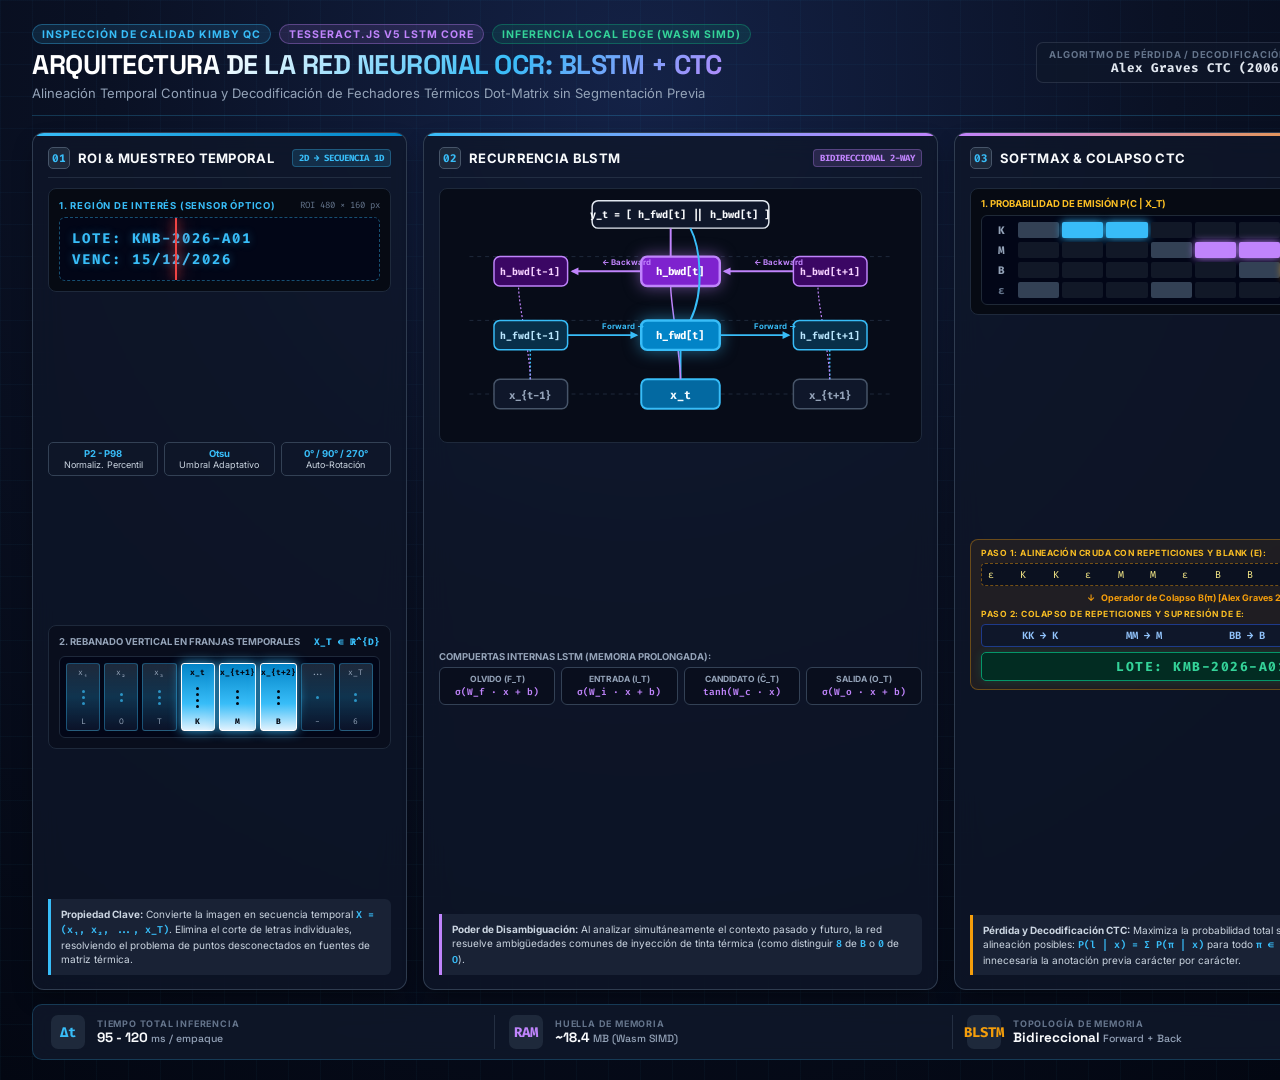
<file: arquitectura_blstm_ctc.html>
<!DOCTYPE html>
<html lang="es">
<head>
  <meta charset="UTF-8">
  <meta name="viewport" content="width=1920, height=1080, initial-scale=1.0">
  <title>Arquitectura de Red Neuronal BLSTM + CTC - Kimby QC</title>
  <link rel="preconnect" href="https://fonts.googleapis.com">
  <link rel="preconnect" href="https://fonts.gstatic.com" crossorigin>
  <link href="https://fonts.googleapis.com/css2?family=Fira+Code:wght@400;500;600;700&family=Inter:wght@300;400;500;600;700;800;900&family=Space+Grotesk:wght@500;600;700;800&display=swap" rel="stylesheet">
  <style>
    * {
      box-sizing: border-box;
      margin: 0;
      padding: 0;
    }

    body {
      width: 1920px;
      height: 1080px;
      overflow: hidden;
      background: radial-gradient(circle at 50% 8%, #142247 0%, #0a1124 45%, #030712 100%);
      font-family: 'Inter', -apple-system, BlinkMacSystemFont, 'Segoe UI', Roboto, sans-serif;
      color: #f1f5f9;
      position: relative;
      display: flex;
      flex-direction: column;
      padding: 24px 32px 20px 32px;
    }

    /* Ambient Tech Grid Overlay */
    body::before {
      content: "";
      position: absolute;
      top: 0;
      left: 0;
      width: 100%;
      height: 100%;
      background-image: 
        linear-gradient(rgba(56, 189, 248, 0.035) 1px, transparent 1px),
        linear-gradient(90deg, rgba(56, 189, 248, 0.035) 1px, transparent 1px);
      background-size: 32px 32px;
      pointer-events: none;
      z-index: 0;
    }

    /* Header Styling */
    header {
      position: relative;
      z-index: 2;
      display: flex;
      justify-content: space-between;
      align-items: center;
      border-bottom: 1px solid rgba(56, 189, 248, 0.22);
      padding-bottom: 14px;
      margin-bottom: 16px;
    }

    .header-left {
      display: flex;
      flex-direction: column;
      gap: 3px;
    }

    .badge-pill-row {
      display: flex;
      align-items: center;
      gap: 8px;
    }

    .badge-pill {
      font-size: 10.5px;
      font-weight: 700;
      text-transform: uppercase;
      letter-spacing: 1px;
      padding: 2.5px 9px;
      border-radius: 9999px;
      background: rgba(56, 189, 248, 0.12);
      color: #38bdf8;
      border: 1px solid rgba(56, 189, 248, 0.35);
    }

    .badge-pill.purple {
      background: rgba(192, 132, 252, 0.12);
      color: #c084fc;
      border-color: rgba(192, 132, 252, 0.35);
    }

    .badge-pill.green {
      background: rgba(16, 185, 129, 0.12);
      color: #34d399;
      border-color: rgba(16, 185, 129, 0.35);
    }

    h1 {
      font-family: 'Space Grotesk', sans-serif;
      font-size: 27px;
      font-weight: 800;
      letter-spacing: -0.5px;
      background: linear-gradient(135deg, #ffffff 25%, #38bdf8 65%, #c084fc 100%);
      -webkit-background-clip: text;
      -webkit-text-fill-color: transparent;
    }

    .subtitle {
      font-size: 13px;
      color: #94a3b8;
      font-weight: 400;
    }

    .header-right {
      display: flex;
      align-items: center;
      gap: 12px;
    }

    .meta-box {
      background: rgba(15, 23, 42, 0.7);
      border: 1px solid rgba(148, 163, 184, 0.18);
      padding: 6px 12px;
      border-radius: 7px;
      text-align: right;
    }

    .meta-box-label {
      font-size: 9.5px;
      color: #64748b;
      text-transform: uppercase;
      font-weight: 700;
      letter-spacing: 0.8px;
    }

    .meta-box-val {
      font-size: 12.5px;
      font-weight: 700;
      color: #e2e8f0;
      font-family: 'Fira Code', monospace;
    }

    /* Main Pipeline Container */
    .pipeline-container {
      position: relative;
      z-index: 2;
      display: grid;
      grid-template-columns: 375px 515px 495px 435px;
      gap: 16px;
      flex: 1;
      height: calc(100% - 150px);
    }

    .stage-card {
      background: rgba(15, 23, 42, 0.76);
      backdrop-filter: blur(14px);
      border: 1px solid rgba(51, 65, 85, 0.9);
      border-radius: 12px;
      display: flex;
      flex-direction: column;
      padding: 14px 15px;
      position: relative;
      overflow: hidden;
      box-shadow: 0 10px 24px -6px rgba(0, 0, 0, 0.45);
    }

    .stage-card::before {
      content: "";
      position: absolute;
      top: 0;
      left: 0;
      right: 0;
      height: 3px;
    }

    .stage-1::before { background: linear-gradient(90deg, #38bdf8, #0284c7); }
    .stage-2::before { background: linear-gradient(90deg, #38bdf8, #c084fc); }
    .stage-3::before { background: linear-gradient(90deg, #c084fc, #f59e0b); }
    .stage-4::before { background: linear-gradient(90deg, #f59e0b, #10b981); }

    .stage-header {
      display: flex;
      align-items: center;
      justify-content: space-between;
      margin-bottom: 10px;
      padding-bottom: 8px;
      border-bottom: 1px solid rgba(51, 65, 85, 0.55);
    }

    .stage-num-title {
      display: flex;
      align-items: center;
      gap: 8px;
    }

    .stage-num {
      width: 22px;
      height: 22px;
      border-radius: 5px;
      background: #1e293b;
      border: 1px solid #475569;
      color: #38bdf8;
      font-weight: 800;
      font-size: 11px;
      display: flex;
      align-items: center;
      justify-content: center;
      font-family: 'Fira Code', monospace;
    }

    .stage-title {
      font-size: 13px;
      font-weight: 700;
      letter-spacing: 0.3px;
      color: #f8fafc;
    }

    .stage-tag {
      font-size: 9px;
      font-weight: 700;
      padding: 2px 6px;
      border-radius: 4px;
      font-family: 'Fira Code', monospace;
    }

    .stage-1 .stage-tag { background: rgba(56, 189, 248, 0.15); color: #38bdf8; border: 1px solid rgba(56, 189, 248, 0.3); }
    .stage-2 .stage-tag { background: rgba(192, 132, 252, 0.15); color: #c084fc; border: 1px solid rgba(192, 132, 252, 0.3); }
    .stage-3 .stage-tag { background: rgba(245, 158, 11, 0.15); color: #fbbf24; border: 1px solid rgba(245, 158, 11, 0.3); }
    .stage-4 .stage-tag { background: rgba(16, 185, 129, 0.15); color: #34d399; border: 1px solid rgba(16, 185, 129, 0.3); }

    .stage-content {
      display: flex;
      flex-direction: column;
      flex: 1;
      justify-content: space-between;
      gap: 10px;
    }

    /* Math and Callout Pills */
    .math-pill {
      background: rgba(30, 41, 59, 0.75);
      border-left: 3px solid #38bdf8;
      padding: 8px 10px;
      border-radius: 0 6px 6px 0;
      font-size: 10px;
      color: #cbd5e1;
      line-height: 1.45;
    }

    .math-pill code {
      color: #38bdf8;
      font-family: 'Fira Code', monospace;
      font-weight: 600;
    }

    /* Stage 1 Styling */
    .roi-wrapper {
      background: #060a13;
      border: 1px solid #1e293b;
      border-radius: 8px;
      padding: 10px;
      position: relative;
    }

    .roi-header-badge {
      display: flex;
      justify-content: space-between;
      align-items: center;
      margin-bottom: 6px;
    }

    .roi-title {
      font-size: 9.5px;
      font-weight: 700;
      color: #38bdf8;
      text-transform: uppercase;
      letter-spacing: 0.8px;
    }

    .roi-spec {
      font-size: 9px;
      color: #64748b;
      font-family: 'Fira Code', monospace;
    }

    .thermal-label-visual {
      background: #020617;
      border: 1px dashed rgba(56, 189, 248, 0.4);
      border-radius: 6px;
      padding: 10px 12px;
      position: relative;
      overflow: hidden;
    }

    .thermal-text {
      font-family: 'Fira Code', monospace;
      color: #38bdf8;
      font-size: 14px;
      line-height: 1.5;
      font-weight: 700;
      letter-spacing: 2px;
      text-shadow: 0 0 8px rgba(56, 189, 248, 0.4);
    }

    .scan-beam {
      position: absolute;
      top: 0;
      bottom: 0;
      left: 115px;
      width: 2px;
      background: #ef4444;
      box-shadow: 0 0 10px #ef4444, 0 0 20px #ef4444;
    }

    .slicing-breakdown-box {
      background: #090e1d;
      border: 1px solid #1e293b;
      border-radius: 8px;
      padding: 10px;
    }

    .slicing-row-header {
      font-size: 9.5px;
      font-weight: 700;
      color: #94a3b8;
      text-transform: uppercase;
      margin-bottom: 8px;
      display: flex;
      justify-content: space-between;
    }

    .slices-visual-strip {
      display: flex;
      align-items: flex-end;
      justify-content: space-between;
      gap: 4px;
      height: 82px;
      background: #020617;
      border-radius: 6px;
      padding: 6px;
      border: 1px solid #1e293b;
    }

    .slice-col {
      flex: 1;
      height: 100%;
      background: linear-gradient(180deg, #1e293b 0%, rgba(56, 189, 248, 0.25) 50%, #0b1329 100%);
      border: 1px solid rgba(56, 189, 248, 0.35);
      border-radius: 3px;
      display: flex;
      flex-direction: column;
      align-items: center;
      justify-content: space-between;
      padding: 3px 0;
      font-size: 8px;
      font-family: 'Fira Code', monospace;
      color: #94a3b8;
    }

    .slice-col.focus {
      background: linear-gradient(180deg, #0284c7 0%, #38bdf8 60%, #e0f2fe 100%);
      border-color: #fff;
      box-shadow: 0 0 12px rgba(56, 189, 248, 0.9);
      color: #030712;
      font-weight: 800;
    }

    .slice-col-dots {
      display: flex;
      flex-direction: column;
      gap: 3px;
    }

    .slice-dot {
      width: 3px;
      height: 3px;
      border-radius: 50%;
      background: rgba(56, 189, 248, 0.7);
    }

    .slice-col.focus .slice-dot {
      background: #030712;
    }

    .prep-tags-row {
      display: flex;
      gap: 6px;
    }

    .prep-tag {
      flex: 1;
      background: rgba(15, 23, 42, 0.9);
      border: 1px solid #334155;
      padding: 5px;
      border-radius: 5px;
      text-align: center;
      font-size: 9px;
      color: #cbd5e1;
    }

    .prep-tag b {
      color: #38bdf8;
      display: block;
      font-size: 9.5px;
    }

    /* Stage 2 Styling */
    .nn-architecture-svg {
      width: 100%;
      height: 255px;
      background: #070c18;
      border: 1px solid #1e293b;
      border-radius: 8px;
    }

    .gates-horizontal-deck {
      display: grid;
      grid-template-columns: repeat(4, 1fr);
      gap: 6px;
    }

    .gate-cell {
      background: #090e1d;
      border: 1px solid #334155;
      border-radius: 6px;
      padding: 6px 4px;
      text-align: center;
    }

    .gate-cell-name {
      font-size: 8.5px;
      font-weight: 700;
      color: #94a3b8;
      text-transform: uppercase;
    }

    .gate-cell-fn {
      font-family: 'Fira Code', monospace;
      font-size: 9.5px;
      font-weight: 600;
      color: #c084fc;
      margin-top: 2px;
    }

    /* Stage 3 Styling */
    .softmax-matrix-wrapper {
      background: #060a13;
      border: 1px solid #1e293b;
      border-radius: 8px;
      padding: 9px 10px;
    }

    .matrix-title {
      font-size: 9.5px;
      font-weight: 700;
      color: #fbbf24;
      text-transform: uppercase;
      margin-bottom: 5px;
      display: flex;
      justify-content: space-between;
    }

    .prob-grid {
      display: flex;
      flex-direction: column;
      gap: 4px;
      background: #020617;
      padding: 6px 8px;
      border-radius: 6px;
      border: 1px solid #1f2937;
    }

    .prob-row {
      display: flex;
      align-items: center;
      gap: 6px;
    }

    .prob-sym {
      width: 22px;
      font-family: 'Fira Code', monospace;
      font-size: 11px;
      font-weight: 800;
      color: #94a3b8;
      text-align: center;
    }

    .prob-timeline-bars {
      display: flex;
      flex: 1;
      gap: 3px;
      height: 16px;
    }

    .p-bar {
      flex: 1;
      height: 100%;
      background: #111827;
      border-radius: 2px;
    }

    .p-bar.hi-cyan {
      background: #38bdf8;
      box-shadow: 0 0 8px #38bdf8;
    }

    .p-bar.hi-purple {
      background: #c084fc;
      box-shadow: 0 0 8px #c084fc;
    }

    .p-bar.hi-amber {
      background: #f59e0b;
      box-shadow: 0 0 8px #f59e0b;
    }

    .p-bar.hi-blank {
      background: #334155;
    }

    .ctc-alignment-box {
      background: rgba(245, 158, 11, 0.08);
      border: 1px solid rgba(245, 158, 11, 0.35);
      border-radius: 8px;
      padding: 8px 10px;
      display: flex;
      flex-direction: column;
      gap: 5px;
    }

    .stream-step-tag {
      font-size: 8.5px;
      font-weight: 700;
      color: #fbbf24;
      text-transform: uppercase;
      letter-spacing: 0.5px;
    }

    .stream-raw {
      font-family: 'Fira Code', monospace;
      font-size: 10px;
      color: #fef08a;
      background: #0b1120;
      border: 1px dashed rgba(245, 158, 11, 0.45);
      padding: 4px 6px;
      border-radius: 4px;
      display: flex;
      justify-content: space-between;
    }

    .ctc-trans-label {
      font-size: 9px;
      font-weight: 700;
      color: #f59e0b;
      text-align: center;
      display: flex;
      align-items: center;
      justify-content: center;
      gap: 6px;
      padding: 1px 0;
    }

    .stream-collapsed {
      font-family: 'Fira Code', monospace;
      font-size: 10.5px;
      color: #93c5fd;
      background: #0f172a;
      border: 1px solid #1e3a8a;
      padding: 4px 6px;
      border-radius: 4px;
      display: flex;
      justify-content: space-around;
      font-weight: 600;
    }

    .stream-clean {
      font-family: 'Fira Code', monospace;
      font-size: 13px;
      font-weight: 800;
      color: #34d399;
      background: #022c22;
      border: 1.5px solid #059669;
      padding: 5px 8px;
      border-radius: 5px;
      text-align: center;
      letter-spacing: 1.5px;
      box-shadow: 0 0 10px rgba(16, 185, 129, 0.2);
    }

    /* Stage 4 Styling */
    .rules-card-container {
      background: #060a13;
      border: 1px solid #1e293b;
      border-radius: 8px;
      padding: 8px 10px;
      display: flex;
      flex-direction: column;
      gap: 5px;
    }

    .rules-card-title {
      font-size: 9.5px;
      font-weight: 700;
      color: #94a3b8;
      text-transform: uppercase;
      margin-bottom: 2px;
    }

    .rule-row {
      display: flex;
      align-items: center;
      justify-content: space-between;
      padding: 5px 8px;
      background: #0b1120;
      border-radius: 5px;
      font-size: 10px;
    }

    .rule-row.green { border-left: 3px solid #10b981; }
    .rule-row.amber { border-left: 3px solid #f59e0b; }

    .rule-val {
      font-family: 'Fira Code', monospace;
      font-weight: 700;
      font-size: 9.5px;
    }

    .rule-val.ok { color: #34d399; }
    .rule-val.fixed { color: #fbbf24; }

    /* Logic Flow Middle Indicator */
    .logic-eval-step {
      display: flex;
      align-items: center;
      justify-content: center;
      gap: 6px;
      font-family: 'Fira Code', monospace;
      font-size: 9.5px;
      color: #94a3b8;
      background: #08101e;
      border: 1px solid #1e293b;
      padding: 4px;
      border-radius: 5px;
    }

    .logic-eval-step b {
      color: #38bdf8;
    }

    /* Actuator flow block */
    .actuator-flow-box {
      background: #090e1d;
      border: 1px solid #1e293b;
      border-radius: 8px;
      padding: 8px 10px;
    }

    .actuator-title-row {
      font-size: 9.5px;
      font-weight: 700;
      color: #38bdf8;
      text-transform: uppercase;
      margin-bottom: 6px;
    }

    .verdict-actions-grid {
      display: grid;
      grid-template-columns: 1fr 1fr;
      gap: 8px;
    }

    .verdict-box {
      border-radius: 7px;
      padding: 8px 8px;
      text-align: center;
      display: flex;
      flex-direction: column;
      gap: 2px;
    }

    .verdict-box.approved {
      background: rgba(16, 185, 129, 0.12);
      border: 1.5px solid #10b981;
    }

    .verdict-box.rejected {
      background: rgba(239, 68, 68, 0.12);
      border: 1.5px solid #ef4444;
    }

    .verdict-head {
      font-size: 11.5px;
      font-weight: 800;
      letter-spacing: 0.5px;
      display: flex;
      align-items: center;
      justify-content: center;
      gap: 4px;
    }

    .verdict-box.approved .verdict-head { color: #34d399; }
    .verdict-box.rejected .verdict-head { color: #f87171; }

    .verdict-sub {
      font-size: 8.5px;
      color: #94a3b8;
      line-height: 1.3;
    }

    .verdict-badge {
      font-size: 8px;
      font-family: 'Fira Code', monospace;
      font-weight: 700;
      padding: 2px 4px;
      border-radius: 3px;
      margin-top: 3px;
    }

    .verdict-box.approved .verdict-badge { background: #064e3b; color: #a7f3d0; }
    .verdict-box.rejected .verdict-badge { background: #7f1d1d; color: #fecaca; }

    /* Footer styling */
    footer {
      position: relative;
      z-index: 2;
      margin-top: 14px;
      background: rgba(15, 23, 42, 0.88);
      backdrop-filter: blur(10px);
      border: 1px solid rgba(56, 189, 248, 0.22);
      border-radius: 10px;
      padding: 10px 18px;
      display: grid;
      grid-template-columns: repeat(4, 1fr);
      gap: 14px;
    }

    .metric-card {
      display: flex;
      align-items: center;
      gap: 12px;
      border-right: 1px solid rgba(51, 65, 85, 0.6);
      padding-right: 12px;
    }

    .metric-card:last-child {
      border-right: none;
      padding-right: 0;
    }

    .metric-icon {
      width: 34px;
      height: 34px;
      border-radius: 7px;
      background: #1e293b;
      display: flex;
      align-items: center;
      justify-content: center;
      font-size: 14px;
      font-weight: 800;
      font-family: 'Fira Code', monospace;
    }

    .metric-data {
      display: flex;
      flex-direction: column;
    }

    .metric-label {
      font-size: 9px;
      text-transform: uppercase;
      color: #64748b;
      font-weight: 700;
      letter-spacing: 0.8px;
    }

    .metric-value {
      font-size: 13.5px;
      font-weight: 800;
      color: #f8fafc;
      font-family: 'Space Grotesk', sans-serif;
    }

    .metric-value span {
      font-size: 10.5px;
      font-weight: 500;
      color: #94a3b8;
    }
  </style>
</head>
<body>

  <!-- Header Section -->
  <header>
    <div class="header-left">
      <div class="badge-pill-row">
        <span class="badge-pill">Inspección de Calidad Kimby QC</span>
        <span class="badge-pill purple">Tesseract.js v5 LSTM Core</span>
        <span class="badge-pill green">Inferencia Local Edge (Wasm SIMD)</span>
      </div>
      <h1>ARQUITECTURA DE LA RED NEURONAL OCR: BLSTM + CTC</h1>
      <p class="subtitle">Alineación Temporal Continua y Decodificación de Fechadores Térmicos Dot-Matrix sin Segmentación Previa</p>
    </div>
    <div class="header-right">
      <div class="meta-box">
        <div class="meta-box-label">Algoritmo de Pérdida / Decodificación</div>
        <div class="meta-box-val">Alex Graves CTC (2006)</div>
      </div>
      <div class="meta-box">
        <div class="meta-box-label">Topología de Red</div>
        <div class="meta-box-val">BLSTM (2x 128 Celdas Recurrentes)</div>
      </div>
      <div class="meta-box">
        <div class="meta-box-label">Rendimiento Edge</div>
        <div class="meta-box-val">&lt; 120 ms / Empaque (Web Worker)</div>
      </div>
    </div>
  </header>

  <!-- 4-Stage Main Grid -->
  <main class="pipeline-container">

    <!-- ETAPA 1 -->
    <section class="stage-card stage-1">
      <div class="stage-header">
        <div class="stage-num-title">
          <div class="stage-num">01</div>
          <div class="stage-title">ROI & MUESTREO TEMPORAL</div>
        </div>
        <span class="stage-tag">2D &rarr; SECUENCIA 1D</span>
      </div>

      <div class="stage-content">
        <!-- ROI Preview -->
        <div class="roi-wrapper">
          <div class="roi-header-badge">
            <span class="roi-title">1. Región de Interés (Sensor Óptico)</span>
            <span class="roi-spec">ROI 480 &times; 160 px</span>
          </div>
          <div class="thermal-label-visual">
            <div class="thermal-text">
              LOTE: KMB-2026-A01<br>
              VENC: 15/12/2026
            </div>
            <div class="scan-beam"></div>
          </div>
        </div>

        <!-- Preprocessing indicators -->
        <div class="prep-tags-row">
          <div class="prep-tag">
            <b>P2 - P98</b> Normaliz. Percentil
          </div>
          <div class="prep-tag">
            <b>Otsu</b> Umbral Adaptativo
          </div>
          <div class="prep-tag">
            <b>0&deg; / 90&deg; / 270&deg;</b> Auto-Rotación
          </div>
        </div>

        <!-- Vertical Slicing Strip -->
        <div class="slicing-breakdown-box">
          <div class="slicing-row-header">
            <span>2. Rebanado Vertical en Franjas Temporales</span>
            <span style="color: #38bdf8; font-family: 'Fira Code', monospace;">x_t &isin; &reals;^{D}</span>
          </div>

          <div class="slices-visual-strip">
            <div class="slice-col">
              <span>x₁</span>
              <div class="slice-col-dots"><div class="slice-dot"></div><div class="slice-dot"></div><div class="slice-dot"></div></div>
              <span>L</span>
            </div>
            <div class="slice-col">
              <span>x₂</span>
              <div class="slice-col-dots"><div class="slice-dot"></div><div class="slice-dot"></div></div>
              <span>O</span>
            </div>
            <div class="slice-col">
              <span>x₃</span>
              <div class="slice-col-dots"><div class="slice-dot"></div><div class="slice-dot"></div><div class="slice-dot"></div></div>
              <span>T</span>
            </div>
            <div class="slice-col focus">
              <span>x_t</span>
              <div class="slice-col-dots"><div class="slice-dot"></div><div class="slice-dot"></div><div class="slice-dot"></div><div class="slice-dot"></div></div>
              <span>K</span>
            </div>
            <div class="slice-col focus">
              <span>x_{t+1}</span>
              <div class="slice-col-dots"><div class="slice-dot"></div><div class="slice-dot"></div><div class="slice-dot"></div></div>
              <span>M</span>
            </div>
            <div class="slice-col focus">
              <span>x_{t+2}</span>
              <div class="slice-col-dots"><div class="slice-dot"></div><div class="slice-dot"></div><div class="slice-dot"></div></div>
              <span>B</span>
            </div>
            <div class="slice-col">
              <span>...</span>
              <div class="slice-col-dots"><div class="slice-dot"></div></div>
              <span>-</span>
            </div>
            <div class="slice-col">
              <span>x_T</span>
              <div class="slice-col-dots"><div class="slice-dot"></div><div class="slice-dot"></div></div>
              <span>6</span>
            </div>
          </div>
        </div>

        <!-- Explanatory Pill -->
        <div class="math-pill">
          <strong>Propiedad Clave:</strong> Convierte la imagen en secuencia temporal <code>X = (x₁, x₂, ..., x_T)</code>. Elimina el corte de letras individuales, resolviendo el problema de puntos desconectados en fuentes de matriz térmica.
        </div>
      </div>
    </section>

    <!-- ETAPA 2 -->
    <section class="stage-card stage-2">
      <div class="stage-header">
        <div class="stage-num-title">
          <div class="stage-num">02</div>
          <div class="stage-title">RECURRENCIA BLSTM</div>
        </div>
        <span class="stage-tag">BIDIRECCIONAL 2-WAY</span>
      </div>

      <div class="stage-content">
        <!-- SVG Architecture Graph -->
        <svg class="nn-architecture-svg" viewBox="0 0 490 250" fill="none" xmlns="http://www.w3.org/2000/svg">
          <!-- Background Grid Lines -->
          <line x1="30" y1="205" x2="460" y2="205" stroke="#1e293b" stroke-dasharray="4 4" />
          <line x1="30" y1="130" x2="460" y2="130" stroke="#1e293b" stroke-dasharray="4 4" />
          <line x1="30" y1="65" x2="460" y2="65" stroke="#1e293b" stroke-dasharray="4 4" />

          <!-- Input Vector Nodes (Bottom) -->
          <!-- x_{t-1} -->
          <rect x="55" y="190" width="75" height="30" rx="6" fill="#0f172a" stroke="#475569" stroke-width="1.5"/>
          <text x="92" y="210" fill="#94a3b8" font-family="'Fira Code', monospace" font-size="11" font-weight="700" text-anchor="middle">x_{t-1}</text>

          <!-- x_t -->
          <rect x="205" y="190" width="80" height="30" rx="6" fill="#0369a1" stroke="#38bdf8" stroke-width="2"/>
          <text x="245" y="210" fill="#f0f9ff" font-family="'Fira Code', monospace" font-size="12" font-weight="800" text-anchor="middle">x_t</text>

          <!-- x_{t+1} -->
          <rect x="360" y="190" width="75" height="30" rx="6" fill="#0f172a" stroke="#475569" stroke-width="1.5"/>
          <text x="397" y="210" fill="#94a3b8" font-family="'Fira Code', monospace" font-size="11" font-weight="700" text-anchor="middle">x_{t+1}</text>

          <!-- Connections: Input -> Forward LSTM -->
          <path d="M 92 190 L 92 160" stroke="#38bdf8" stroke-width="1.5" stroke-dasharray="2 2"/>
          <path d="M 245 190 L 245 160" stroke="#38bdf8" stroke-width="2"/>
          <path d="M 397 190 L 397 160" stroke="#38bdf8" stroke-width="1.5" stroke-dasharray="2 2"/>

          <!-- Connections: Input -> Backward LSTM -->
          <path d="M 92 190 C 92 165, 80 115, 80 95" stroke="#c084fc" stroke-width="1.2" stroke-dasharray="2 2"/>
          <path d="M 245 190 C 245 165, 235 115, 235 95" stroke="#c084fc" stroke-width="1.5"/>
          <path d="M 397 190 C 397 165, 385 115, 385 95" stroke="#c084fc" stroke-width="1.2" stroke-dasharray="2 2"/>

          <!-- Forward LSTM Layer (Cyan) y=130 -->
          <rect x="55" y="130" width="75" height="30" rx="6" fill="#082f49" stroke="#38bdf8" stroke-width="1.5"/>
          <text x="92" y="149" fill="#bae6fd" font-family="'Fira Code', monospace" font-size="10" font-weight="700" text-anchor="middle">h_fwd[t-1]</text>

          <rect x="205" y="130" width="80" height="30" rx="6" fill="#0284c7" stroke="#38bdf8" stroke-width="2.5" filter="drop-shadow(0 0 8px rgba(56,189,248,0.5))"/>
          <text x="245" y="149" fill="#ffffff" font-family="'Fira Code', monospace" font-size="11" font-weight="800" text-anchor="middle">h_fwd[t]</text>

          <rect x="360" y="130" width="75" height="30" rx="6" fill="#082f49" stroke="#38bdf8" stroke-width="1.5"/>
          <text x="397" y="149" fill="#bae6fd" font-family="'Fira Code', monospace" font-size="10" font-weight="700" text-anchor="middle">h_fwd[t+1]</text>

          <!-- Forward Recurrent Arrows (Left to Right) -->
          <line x1="130" y1="145" x2="200" y2="145" stroke="#38bdf8" stroke-width="2"/>
          <polygon points="202,145 194,141 194,149" fill="#38bdf8" />
          <line x1="285" y1="145" x2="355" y2="145" stroke="#38bdf8" stroke-width="2"/>
          <polygon points="357,145 349,141 349,149" fill="#38bdf8" />
          <text x="165" y="139" fill="#38bdf8" font-size="8" font-weight="700">Forward &rarr;</text>
          <text x="320" y="139" fill="#38bdf8" font-size="8" font-weight="700">Forward &rarr;</text>

          <!-- Backward LSTM Layer (Purple) y=65 -->
          <rect x="55" y="65" width="75" height="30" rx="6" fill="#3b0764" stroke="#c084fc" stroke-width="1.5"/>
          <text x="92" y="84" fill="#f5d0fe" font-family="'Fira Code', monospace" font-size="10" font-weight="700" text-anchor="middle">h_bwd[t-1]</text>

          <rect x="205" y="65" width="80" height="30" rx="6" fill="#7e22ce" stroke="#c084fc" stroke-width="2.5" filter="drop-shadow(0 0 8px rgba(192,132,252,0.5))"/>
          <text x="245" y="84" fill="#ffffff" font-family="'Fira Code', monospace" font-size="11" font-weight="800" text-anchor="middle">h_bwd[t]</text>

          <rect x="360" y="65" width="75" height="30" rx="6" fill="#3b0764" stroke="#c084fc" stroke-width="1.5"/>
          <text x="397" y="84" fill="#f5d0fe" font-family="'Fira Code', monospace" font-size="10" font-weight="700" text-anchor="middle">h_bwd[t+1]</text>

          <!-- Backward Recurrent Arrows (Right to Left) -->
          <line x1="205" y1="80" x2="135" y2="80" stroke="#c084fc" stroke-width="2"/>
          <polygon points="133,80 141,76 141,84" fill="#c084fc" />
          <line x1="360" y1="80" x2="290" y2="80" stroke="#c084fc" stroke-width="2"/>
          <polygon points="288,80 296,76 296,84" fill="#c084fc" />
          <text x="165" y="74" fill="#c084fc" font-size="8" font-weight="700">&larr; Backward</text>
          <text x="320" y="74" fill="#c084fc" font-size="8" font-weight="700">&larr; Backward</text>

          <!-- Concat / Dense Output Node y=10 -->
          <rect x="155" y="8" width="180" height="28" rx="6" fill="#0f172a" stroke="#e2e8f0" stroke-width="1.5"/>
          <text x="245" y="26" fill="#f8fafc" font-family="'Fira Code', monospace" font-size="10.5" font-weight="800" text-anchor="middle">y_t = [ h_fwd[t] || h_bwd[t] ]</text>

          <!-- Lines from Forward and Backward to Concat Node -->
          <path d="M 235 65 L 235 36" stroke="#c084fc" stroke-width="2"/>
          <path d="M 255 130 C 270 100, 265 55, 255 36" stroke="#38bdf8" stroke-width="2"/>
        </svg>

        <!-- LSTM Gates Breakdown -->
        <div>
          <div style="font-size: 9.5px; font-weight: 700; color: #94a3b8; text-transform: uppercase; margin-bottom: 5px;">
            Compuertas Internas LSTM (Memoria Prolongada):
          </div>
          <div class="gates-horizontal-deck">
            <div class="gate-cell">
              <div class="gate-cell-name">Olvido (f_t)</div>
              <div class="gate-cell-fn">&sigma;(W_f &middot; x + b)</div>
            </div>
            <div class="gate-cell">
              <div class="gate-cell-name">Entrada (i_t)</div>
              <div class="gate-cell-fn">&sigma;(W_i &middot; x + b)</div>
            </div>
            <div class="gate-cell">
              <div class="gate-cell-name">Candidato (C̃_t)</div>
              <div class="gate-cell-fn">tanh(W_c &middot; x)</div>
            </div>
            <div class="gate-cell">
              <div class="gate-cell-name">Salida (o_t)</div>
              <div class="gate-cell-fn">&sigma;(W_o &middot; x + b)</div>
            </div>
          </div>
        </div>

        <!-- Explanatory Pill -->
        <div class="math-pill" style="border-color: #c084fc;">
          <strong>Poder de Disambiguación:</strong> Al analizar simultáneamente el contexto pasado y futuro, la red resuelve ambigüedades comunes de inyección de tinta térmica (como distinguir <code>8</code> de <code>B</code> o <code>0</code> de <code>O</code>).
        </div>
      </div>
    </section>

    <!-- ETAPA 3 -->
    <section class="stage-card stage-3">
      <div class="stage-header">
        <div class="stage-num-title">
          <div class="stage-num">03</div>
          <div class="stage-title">SOFTMAX & COLAPSO CTC</div>
        </div>
        <span class="stage-tag">ALINEACIÓN TEMPORAL</span>
      </div>

      <div class="stage-content">
        <!-- Softmax Heatmap -->
        <div class="softmax-matrix-wrapper">
          <div class="matrix-title">
            <span>1. Probabilidad de Emisión P(c | x_t)</span>
            <span style="font-family: 'Fira Code', monospace; color: #fbbf24;">&Sigma; &cup; {&epsilon;}</span>
          </div>

          <div class="prob-grid">
            <div class="prob-row">
              <span class="prob-sym">K</span>
              <div class="prob-timeline-bars">
                <div class="p-bar hi-blank"></div>
                <div class="p-bar hi-cyan"></div>
                <div class="p-bar hi-cyan"></div>
                <div class="p-bar"></div>
                <div class="p-bar"></div>
                <div class="p-bar"></div>
                <div class="p-bar"></div>
                <div class="p-bar"></div>
                <div class="p-bar"></div>
              </div>
            </div>

            <div class="prob-row">
              <span class="prob-sym">M</span>
              <div class="prob-timeline-bars">
                <div class="p-bar"></div>
                <div class="p-bar"></div>
                <div class="p-bar"></div>
                <div class="p-bar hi-blank"></div>
                <div class="p-bar hi-purple"></div>
                <div class="p-bar hi-purple"></div>
                <div class="p-bar"></div>
                <div class="p-bar"></div>
                <div class="p-bar"></div>
              </div>
            </div>

            <div class="prob-row">
              <span class="prob-sym">B</span>
              <div class="prob-timeline-bars">
                <div class="p-bar"></div>
                <div class="p-bar"></div>
                <div class="p-bar"></div>
                <div class="p-bar"></div>
                <div class="p-bar"></div>
                <div class="p-bar hi-blank"></div>
                <div class="p-bar hi-amber"></div>
                <div class="p-bar hi-amber"></div>
                <div class="p-bar"></div>
              </div>
            </div>

            <div class="prob-row">
              <span class="prob-sym" style="color: #64748b;">&epsilon;</span>
              <div class="prob-timeline-bars">
                <div class="p-bar hi-blank"></div>
                <div class="p-bar"></div>
                <div class="p-bar"></div>
                <div class="p-bar hi-blank"></div>
                <div class="p-bar"></div>
                <div class="p-bar"></div>
                <div class="p-bar hi-blank"></div>
                <div class="p-bar"></div>
                <div class="p-bar hi-blank"></div>
              </div>
            </div>
          </div>
        </div>

        <!-- CTC Collapse Operation: 2 Clear Steps -->
        <div class="ctc-alignment-box">
          <div class="stream-step-tag">Paso 1: Alineación Cruda con Repeticiones y Blank (&epsilon;):</div>
          <div class="stream-raw">
            <span>&epsilon;</span><span>K</span><span>K</span><span>&epsilon;</span><span>M</span><span>M</span><span>&epsilon;</span><span>B</span><span>B</span><span>-</span><span>2</span><span>0</span><span>2</span><span>6</span>
          </div>

          <div class="ctc-trans-label">
            <span>&darr;</span> Operador de Colapso B(&pi;) [Alex Graves 2006] <span>&darr;</span>
          </div>

          <div class="stream-step-tag">Paso 2: Colapso de Repeticiones y Supresión de &epsilon;:</div>
          <div class="stream-collapsed">
            <span>KK &rarr; K</span>
            <span>MM &rarr; M</span>
            <span>BB &rarr; B</span>
            <span>Quitar &epsilon;</span>
          </div>

          <div class="stream-clean">
            LOTE: KMB-2026-A01
          </div>
        </div>

        <!-- Explanatory Pill -->
        <div class="math-pill" style="border-color: #f59e0b;">
          <strong>Pérdida y Decodificación CTC:</strong> Maximiza la probabilidad total sumando todos los caminos de alineación posibles: <code>P(l | x) = &sum; P(&pi; | x)</code> para todo <code>&pi; &isin; B⁻¹(l)</code>, haciendo innecesaria la anotación previa carácter por carácter.
        </div>
      </div>
    </section>

    <!-- ETAPA 4 -->
    <section class="stage-card stage-4">
      <div class="stage-header">
        <div class="stage-num-title">
          <div class="stage-num">04</div>
          <div class="stage-title">VALIDACIÓN & ACTUACIÓN</div>
        </div>
        <span class="stage-tag">CONTROL INDUSTRIAL</span>
      </div>

      <div class="stage-content">
        <!-- Verification Rules -->
        <div class="rules-card-container">
          <div class="rules-card-title">Motor de Reglas de Calidad (Edge Web Worker):</div>

          <div class="rule-row green">
            <span>Prefijo Lote: <code>KMB</code></span>
            <span class="rule-val ok">&check; DETECTADO</span>
          </div>

          <div class="rule-row amber">
            <span>Falla Térmica: <code>KM8 &rarr; KMB</code></span>
            <span class="rule-val fixed">&check; RECUPERADO</span>
          </div>

          <div class="rule-row green">
            <span>Vigencia: <code>15/12/2026 &ge; Hoy</code></span>
            <span class="rule-val ok">&check; CONFORME</span>
          </div>

          <div class="rule-row green">
            <span>Umbral Confianza: <code>&ge; 50%</code></span>
            <span class="rule-val ok">&check; 92.4%</span>
          </div>
        </div>

        <!-- Intermediate Logic Step -->
        <div class="logic-eval-step">
          <span>Evaluador Lógico: <b>AND</b> (Lote &isin; Regex) &and; (Exp &ge; Hoy)</span>
        </div>

        <!-- Binary Actuation Decision -->
        <div class="actuator-flow-box">
          <div class="actuator-title-row">Decisión Booleana & Disparo de Actuador:</div>
          <div class="verdict-actions-grid">
            <!-- Approved -->
            <div class="verdict-box approved">
              <div class="verdict-head">&check; APROBADO</div>
              <div class="verdict-sub">Continúa por banda hacia empaque final.</div>
              <div class="verdict-badge">GPIO PIN 22: LOW</div>
            </div>

            <!-- Rejected -->
            <div class="verdict-box rejected">
              <div class="verdict-head">&cross; RECHAZADO</div>
              <div class="verdict-sub">Pistón neumático (120 psi, &lt; 40 ms) desvía empaque.</div>
              <div class="verdict-badge">GPIO PIN 23: HIGH</div>
            </div>
          </div>
        </div>

        <!-- Explanatory Pill -->
        <div class="math-pill" style="border-color: #10b981;">
          <strong>Operación Edge Autónoma:</strong> La inferencia corre en el dispositivo local con WebAssembly SIMD. No requiere conexión a servidores en la nube, garantizando cero paradas por fallas de Internet en planta.
        </div>
      </div>
    </section>

  </main>

  <!-- Technical Summary Footer -->
  <footer>
    <div class="metric-card">
      <div class="metric-icon" style="color: #38bdf8;">&Delta;t</div>
      <div class="metric-data">
        <div class="metric-label">Tiempo Total Inferencia</div>
        <div class="metric-value">95 - 120 <span>ms / empaque</span></div>
      </div>
    </div>

    <div class="metric-card">
      <div class="metric-icon" style="color: #c084fc;">RAM</div>
      <div class="metric-data">
        <div class="metric-label">Huella de Memoria</div>
        <div class="metric-value">~18.4 <span>MB (Wasm SIMD)</span></div>
      </div>
    </div>

    <div class="metric-card">
      <div class="metric-icon" style="color: #f59e0b;">BLSTM</div>
      <div class="metric-data">
        <div class="metric-label">Topología de Memoria</div>
        <div class="metric-value">Bidireccional <span>Forward + Back</span></div>
      </div>
    </div>

    <div class="metric-card">
      <div class="metric-icon" style="color: #10b981;">PLC</div>
      <div class="metric-data">
        <div class="metric-label">Disparo de Rechazo</div>
        <div class="metric-value">&lt; 40 <span>ms (Actuador 120 psi)</span></div>
      </div>
    </div>
  </footer>

</body>
</html>
</file>
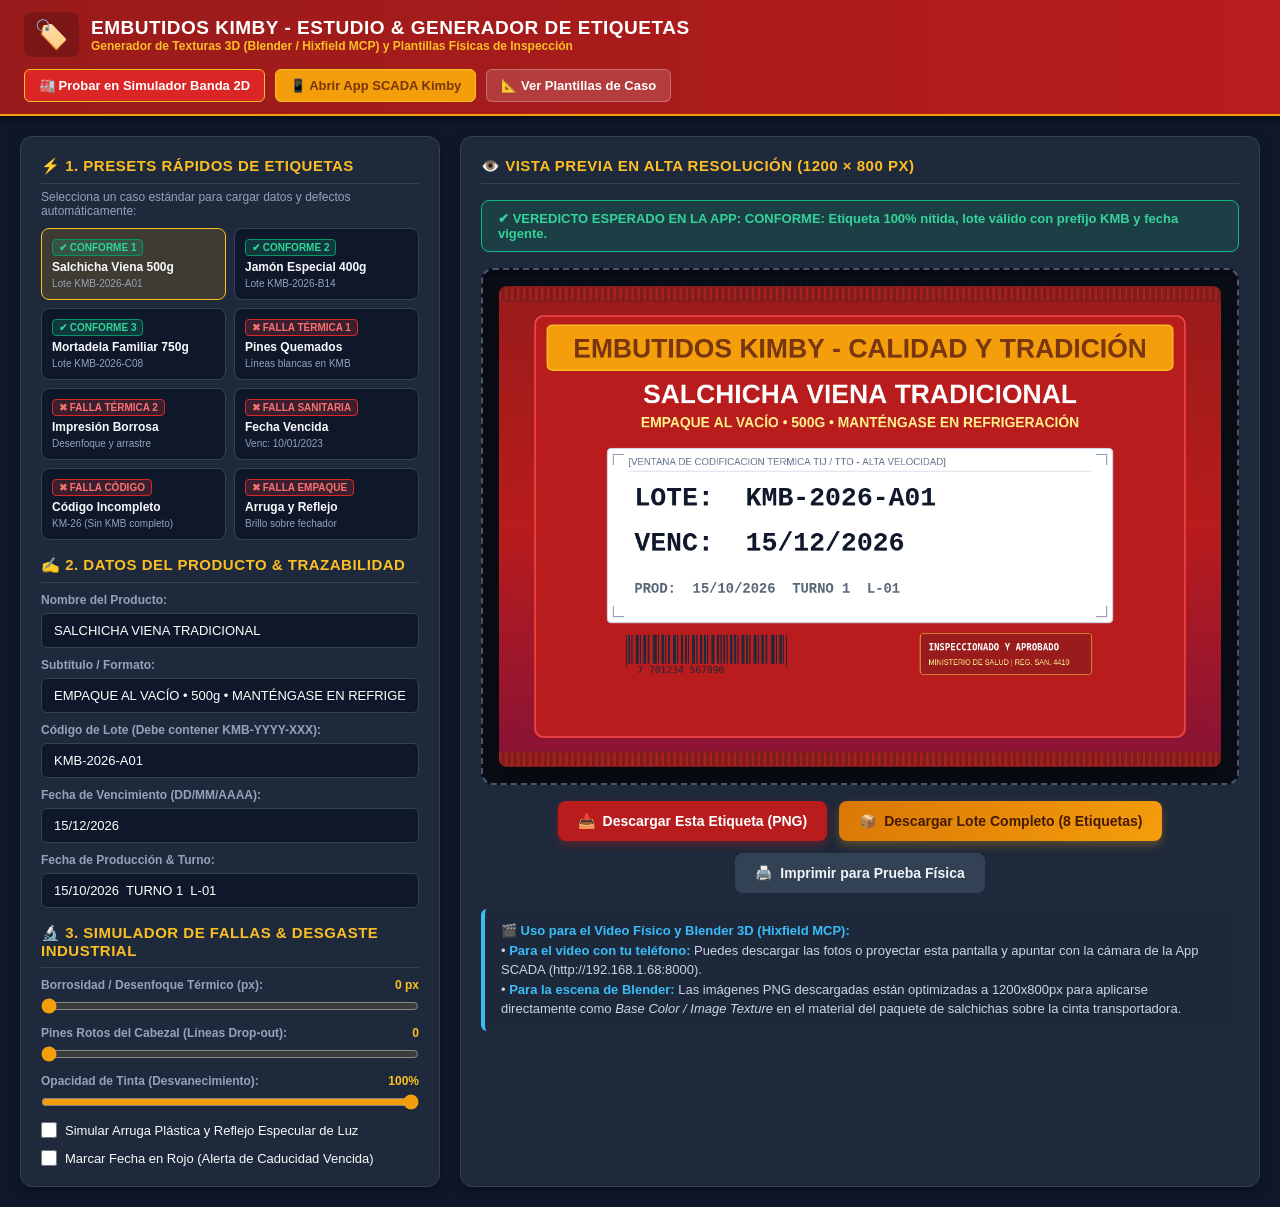
<file: generador.html>
<!DOCTYPE html>
<html lang="es">
<head>
    <meta charset="UTF-8">
    <meta name="viewport" content="width=device-width, initial-scale=1.0">
    <title>Estudio & Generador de Etiquetas - Embutidos Kimby (Caso 1)</title>
    <style>
        :root {
            --kimby-red: #b91c1c;
            --kimby-dark-red: #7f1d1d;
            --kimby-yellow: #f59e0b;
            --kimby-gold: #fbbf24;
            --kimby-bg: #0f172a;
            --card-bg: #1e293b;
            --border-color: #334155;
            --text-main: #f8fafc;
            --text-muted: #94a3b8;
            --success: #10b981;
            --danger: #ef4444;
        }

        * {
            box-sizing: border-box;
            margin: 0;
            padding: 0;
            font-family: -apple-system, BlinkMacSystemFont, "Segoe UI", Roboto, Helvetica, Arial, sans-serif;
        }

        body {
            background-color: var(--kimby-bg);
            color: var(--text-main);
            min-height: 100vh;
            display: flex;
            flex-direction: column;
        }

        /* Top Bar */
        header {
            background: linear-gradient(90deg, #991b1b 0%, #b91c1c 100%);
            border-bottom: 2px solid var(--kimby-yellow);
            padding: 12px 24px;
            display: flex;
            justify-content: space-between;
            align-items: center;
            box-shadow: 0 4px 10px rgba(0, 0, 0, 0.4);
            flex-wrap: wrap;
            gap: 12px;
        }

        .brand {
            display: flex;
            align-items: center;
            gap: 12px;
        }

        .brand-icon {
            font-size: 28px;
            background: rgba(0, 0, 0, 0.2);
            padding: 6px 10px;
            border-radius: 8px;
        }

        .brand-title {
            font-size: 19px;
            font-weight: 900;
            letter-spacing: 0.5px;
            color: #ffffff;
        }

        .brand-sub {
            font-size: 12px;
            color: var(--kimby-gold);
            font-weight: 600;
        }

        .nav-links {
            display: flex;
            gap: 10px;
        }

        .nav-btn {
            background: rgba(255, 255, 255, 0.15);
            color: #ffffff;
            text-decoration: none;
            padding: 8px 14px;
            border-radius: 6px;
            font-size: 13px;
            font-weight: bold;
            transition: all 0.2s;
            display: inline-flex;
            align-items: center;
            gap: 6px;
            border: 1px solid rgba(255, 255, 255, 0.25);
        }

        .nav-btn:hover {
            background: rgba(255, 255, 255, 0.3);
            border-color: #ffffff;
        }

        .nav-btn-primary {
            background: var(--kimby-yellow);
            color: #78350f;
            border-color: var(--kimby-gold);
        }

        .nav-btn-primary:hover {
            background: #fcd34d;
        }

        /* Layout Grid */
        .workspace {
            display: grid;
            grid-template-columns: 420px 1fr;
            gap: 20px;
            padding: 20px;
            max-width: 1600px;
            margin: 0 auto;
            width: 100%;
            flex: 1;
        }

        @media (max-width: 1024px) {
            .workspace {
                grid-template-columns: 1fr;
            }
        }

        /* Panels */
        .panel {
            background: var(--card-bg);
            border: 1px solid var(--border-color);
            border-radius: 12px;
            padding: 20px;
            box-shadow: 0 4px 12px rgba(0, 0, 0, 0.3);
            display: flex;
            flex-direction: column;
            gap: 16px;
        }

        .panel-title {
            font-size: 15px;
            font-weight: bold;
            color: var(--kimby-gold);
            text-transform: uppercase;
            letter-spacing: 0.5px;
            border-bottom: 1px solid var(--border-color);
            padding-bottom: 8px;
            display: flex;
            align-items: center;
            gap: 8px;
        }

        /* Presets Grid */
        .presets-grid {
            display: grid;
            grid-template-columns: 1fr 1fr;
            gap: 8px;
        }

        .preset-btn {
            background: #0f172a;
            border: 1px solid var(--border-color);
            color: var(--text-main);
            padding: 10px;
            border-radius: 8px;
            font-size: 12px;
            text-align: left;
            cursor: pointer;
            transition: all 0.15s;
            display: flex;
            flex-direction: column;
            gap: 4px;
        }

        .preset-btn:hover {
            border-color: var(--kimby-yellow);
            background: #1e293b;
        }

        .preset-btn.active {
            border-color: var(--kimby-gold);
            background: rgba(245, 158, 11, 0.15);
        }

        .preset-tag {
            font-size: 10px;
            font-weight: bold;
            text-transform: uppercase;
            padding: 2px 6px;
            border-radius: 4px;
            width: fit-content;
        }

        .tag-pass {
            background: rgba(16, 185, 129, 0.2);
            color: #34d399;
            border: 1px solid #059669;
        }

        .tag-defect {
            background: rgba(239, 68, 68, 0.2);
            color: #f87171;
            border: 1px solid #dc2626;
        }

        /* Form Fields */
        .form-group {
            display: flex;
            flex-direction: column;
            gap: 6px;
        }

        .form-group label {
            font-size: 12px;
            font-weight: 600;
            color: var(--text-muted);
            display: flex;
            justify-content: space-between;
        }

        .form-control {
            background: #0f172a;
            border: 1px solid var(--border-color);
            color: #ffffff;
            padding: 9px 12px;
            border-radius: 6px;
            font-size: 13px;
            outline: none;
            transition: border-color 0.2s;
        }

        .form-control:focus {
            border-color: var(--kimby-yellow);
        }

        .range-slider {
            display: flex;
            align-items: center;
            gap: 10px;
        }

        .range-slider input[type="range"] {
            flex: 1;
            accent-color: var(--kimby-yellow);
        }

        .slider-val {
            font-size: 12px;
            font-weight: bold;
            color: var(--kimby-gold);
            min-width: 45px;
            text-align: right;
        }

        .checkbox-group {
            display: flex;
            align-items: center;
            gap: 8px;
            font-size: 13px;
            cursor: pointer;
            user-select: none;
        }

        .checkbox-group input {
            accent-color: var(--kimby-red);
            width: 16px;
            height: 16px;
        }

        /* Right Panel: Canvas & Preview */
        .preview-container {
            display: flex;
            flex-direction: column;
            align-items: center;
            gap: 16px;
            width: 100%;
        }

        .canvas-wrapper {
            background: #0b0f19;
            padding: 16px;
            border-radius: 12px;
            border: 2px dashed #475569;
            box-shadow: inset 0 2px 10px rgba(0,0,0,0.5);
            max-width: 100%;
            overflow-x: auto;
            display: flex;
            justify-content: center;
        }

        #labelCanvas {
            max-width: 100%;
            height: auto;
            border-radius: 8px;
            box-shadow: 0 10px 25px rgba(0, 0, 0, 0.6);
        }

        /* Action Buttons */
        .actions-row {
            display: flex;
            gap: 12px;
            flex-wrap: wrap;
            width: 100%;
            justify-content: center;
        }

        .btn-action {
            background: var(--kimby-red);
            color: #ffffff;
            border: none;
            padding: 12px 20px;
            border-radius: 8px;
            font-size: 14px;
            font-weight: bold;
            cursor: pointer;
            display: inline-flex;
            align-items: center;
            gap: 8px;
            transition: all 0.2s;
            box-shadow: 0 4px 10px rgba(185, 28, 28, 0.4);
        }

        .btn-action:hover {
            background: #dc2626;
            transform: translateY(-1px);
        }

        .btn-gold {
            background: linear-gradient(135deg, #d97706 0%, #f59e0b 100%);
            color: #451a03;
            box-shadow: 0 4px 10px rgba(245, 158, 11, 0.3);
        }

        .btn-gold:hover {
            background: linear-gradient(135deg, #b45309 0%, #d97706 100%);
            color: #ffffff;
        }

        .btn-secondary {
            background: #334155;
            color: #f1f5f9;
            box-shadow: none;
        }

        .btn-secondary:hover {
            background: #475569;
        }

        /* Instruction & Blender Info */
        .info-box {
            background: rgba(30, 41, 59, 0.8);
            border-left: 4px solid #38bdf8;
            padding: 12px 16px;
            border-radius: 6px;
            font-size: 13px;
            line-height: 1.5;
            color: #cbd5e1;
        }

        .info-box strong {
            color: #38bdf8;
        }

        .qc-verdict-box {
            display: flex;
            align-items: center;
            gap: 12px;
            padding: 10px 16px;
            border-radius: 8px;
            font-size: 13px;
            font-weight: bold;
            width: 100%;
        }

        .qc-verdict-pass {
            background: rgba(16, 185, 129, 0.15);
            border: 1px solid #10b981;
            color: #34d399;
        }

        .qc-verdict-reject {
            background: rgba(239, 68, 68, 0.15);
            border: 1px solid #ef4444;
            color: #f87171;
        }
    </style>
</head>
<body>

    <!-- Header -->
    <header>
        <div class="brand">
            <div class="brand-icon">🏷️</div>
            <div>
                <div class="brand-title">EMBUTIDOS KIMBY - ESTUDIO & GENERADOR DE ETIQUETAS</div>
                <div class="brand-sub">Generador de Texturas 3D (Blender / Hixfield MCP) y Plantillas Físicas de Inspección</div>
            </div>
        </div>
        <div class="nav-links">
            <a href="simulador.html" class="nav-btn nav-btn-primary" style="background: #dc2626; color: white;">🏭 Probar en Simulador Banda 2D</a>
            <a href="index.html" class="nav-btn nav-btn-primary">📱 Abrir App SCADA Kimby</a>
            <a href="plantilla_estandar.html" class="nav-btn">📐 Ver Plantillas de Caso</a>
        </div>
    </header>

    <!-- Workspace -->
    <div class="workspace">

        <!-- Controls Column -->
        <div class="panel">

            <!-- Presets -->
            <div>
                <div class="panel-title">⚡ 1. Presets Rápidos de Etiquetas</div>
                <p style="font-size: 12px; color: var(--text-muted); margin: 6px 0 10px 0;">
                    Selecciona un caso estándar para cargar datos y defectos automáticamente:
                </p>
                <div class="presets-grid">
                    <button class="preset-btn active" onclick="loadPreset(0)">
                        <span class="preset-tag tag-pass">✔ Conforme 1</span>
                        <strong>Salchicha Viena 500g</strong>
                        <span style="font-size: 10px; color: var(--text-muted);">Lote KMB-2026-A01</span>
                    </button>
                    <button class="preset-btn" onclick="loadPreset(1)">
                        <span class="preset-tag tag-pass">✔ Conforme 2</span>
                        <strong>Jamón Especial 400g</strong>
                        <span style="font-size: 10px; color: var(--text-muted);">Lote KMB-2026-B14</span>
                    </button>
                    <button class="preset-btn" onclick="loadPreset(2)">
                        <span class="preset-tag tag-pass">✔ Conforme 3</span>
                        <strong>Mortadela Familiar 750g</strong>
                        <span style="font-size: 10px; color: var(--text-muted);">Lote KMB-2026-C08</span>
                    </button>
                    <button class="preset-btn" onclick="loadPreset(3)">
                        <span class="preset-tag tag-defect">✖ Falla Térmica 1</span>
                        <strong>Pines Quemados</strong>
                        <span style="font-size: 10px; color: var(--text-muted);">Líneas blancas en KMB</span>
                    </button>
                    <button class="preset-btn" onclick="loadPreset(4)">
                        <span class="preset-tag tag-defect">✖ Falla Térmica 2</span>
                        <strong>Impresión Borrosa</strong>
                        <span style="font-size: 10px; color: var(--text-muted);">Desenfoque y arrastre</span>
                    </button>
                    <button class="preset-btn" onclick="loadPreset(5)">
                        <span class="preset-tag tag-defect">✖ Falla Sanitaria</span>
                        <strong>Fecha Vencida</strong>
                        <span style="font-size: 10px; color: var(--text-muted);">Venc: 10/01/2023</span>
                    </button>
                    <button class="preset-btn" onclick="loadPreset(6)">
                        <span class="preset-tag tag-defect">✖ Falla Código</span>
                        <strong>Código Incompleto</strong>
                        <span style="font-size: 10px; color: var(--text-muted);">KM-26 (Sin KMB completo)</span>
                    </button>
                    <button class="preset-btn" onclick="loadPreset(7)">
                        <span class="preset-tag tag-defect">✖ Falla Empaque</span>
                        <strong>Arruga y Reflejo</strong>
                        <span style="font-size: 10px; color: var(--text-muted);">Brillo sobre fechador</span>
                    </button>
                </div>
            </div>

            <!-- Basic Text Data -->
            <div>
                <div class="panel-title">✍️ 2. Datos del Producto & Trazabilidad</div>
                <div style="display: flex; flex-direction: column; gap: 10px; margin-top: 10px;">
                    <div class="form-group">
                        <label>Nombre del Producto:</label>
                        <input type="text" id="inputProduct" class="form-control" value="SALCHICHA VIENA TRADICIONAL" oninput="renderLabel()">
                    </div>
                    <div class="form-group">
                        <label>Subtítulo / Formato:</label>
                        <input type="text" id="inputSub" class="form-control" value="EMPAQUE AL VACÍO • 500g • MANTÉNGASE EN REFRIGERACIÓN" oninput="renderLabel()">
                    </div>
                    <div class="form-group">
                        <label>Código de Lote (Debe contener KMB-YYYY-XXX):</label>
                        <input type="text" id="inputLote" class="form-control" value="KMB-2026-A01" oninput="renderLabel()">
                    </div>
                    <div class="form-group">
                        <label>Fecha de Vencimiento (DD/MM/AAAA):</label>
                        <input type="text" id="inputVenc" class="form-control" value="15/12/2026" oninput="renderLabel()">
                    </div>
                    <div class="form-group">
                        <label>Fecha de Producción & Turno:</label>
                        <input type="text" id="inputProd" class="form-control" value="15/10/2026  TURNO 1  L-01" oninput="renderLabel()">
                    </div>
                </div>
            </div>

            <!-- Defect Modifiers -->
            <div>
                <div class="panel-title">🔬 3. Simulador de Fallas & Desgaste Industrial</div>
                <div style="display: flex; flex-direction: column; gap: 12px; margin-top: 10px;">
                    
                    <div class="form-group">
                        <label>
                            <span>Borrosidad / Desenfoque Térmico (px):</span>
                            <span id="valBlur" class="slider-val">0 px</span>
                        </label>
                        <div class="range-slider">
                            <input type="range" id="sliderBlur" min="0" max="10" step="0.5" value="0" oninput="updateDefectValues()">
                        </div>
                    </div>

                    <div class="form-group">
                        <label>
                            <span>Pines Rotos del Cabezal (Líneas Drop-out):</span>
                            <span id="valPins" class="slider-val">0</span>
                        </label>
                        <div class="range-slider">
                            <input type="range" id="sliderPins" min="0" max="6" step="1" value="0" oninput="updateDefectValues()">
                        </div>
                    </div>

                    <div class="form-group">
                        <label>
                            <span>Opacidad de Tinta (Desvanecimiento):</span>
                            <span id="valOpacity" class="slider-val">100%</span>
                        </label>
                        <div class="range-slider">
                            <input type="range" id="sliderOpacity" min="30" max="100" step="5" value="100" oninput="updateDefectValues()">
                        </div>
                    </div>

                    <div class="checkbox-group">
                        <input type="checkbox" id="chkWrinkle" onchange="renderLabel()">
                        <label for="chkWrinkle">Simular Arruga Plástica y Reflejo Especular de Luz</label>
                    </div>

                    <div class="checkbox-group">
                        <input type="checkbox" id="chkRedVenc" onchange="renderLabel()">
                        <label for="chkRedVenc">Marcar Fecha en Rojo (Alerta de Caducidad Vencida)</label>
                    </div>
                </div>
            </div>

        </div>

        <!-- Preview Column -->
        <div class="panel">
            <div class="panel-title">👁️ Vista Previa en Alta Resolución (1200 × 800 px)</div>

            <!-- Live Prediction Status according to app rules -->
            <div id="verdictBox" class="qc-verdict-box qc-verdict-pass">
                <span>✔ <strong>VEREDICTO ESPERADO EN LA APP KIMBY:</strong> CONFORME (Aprobada por OCR y Regla de Fecha)</span>
            </div>

            <!-- Canvas Viewport -->
            <div class="canvas-wrapper">
                <canvas id="labelCanvas" width="1200" height="800"></canvas>
            </div>

            <!-- Action Buttons -->
            <div class="actions-row">
                <button class="btn-action" onclick="downloadCurrentLabel()">
                    <span>📥</span> Descargar Esta Etiqueta (PNG)
                </button>
                <button class="btn-action btn-gold" onclick="downloadAllPack()">
                    <span>📦</span> Descargar Lote Completo (8 Etiquetas)
                </button>
                <button class="btn-action btn-secondary" onclick="window.print()">
                    <span>🖨️</span> Imprimir para Prueba Física
                </button>
            </div>

            <!-- Blender & Hixfield Info -->
            <div class="info-box">
                <strong>🎬 Uso para el Video Físico y Blender 3D (Hixfield MCP):</strong><br>
                • <strong>Para el video con tu teléfono:</strong> Puedes descargar las fotos o proyectar esta pantalla y apuntar con la cámara de la App SCADA (<code>http://192.168.1.68:8000</code>).<br>
                • <strong>Para la escena de Blender:</strong> Las imágenes PNG descargadas están optimizadas a 1200x800px para aplicarse directamente como <em>Base Color / Image Texture</em> en el material del paquete de salchichas sobre la cinta transportadora.
            </div>

        </div>

    </div>

    <script>
        // Preset configurations
        const PRESETS = [
            {
                name: "Conforme 1 - Salchicha 500g",
                prod: "SALCHICHA VIENA TRADICIONAL",
                sub: "EMPAQUE AL VACÍO • 500g • MANTÉNGASE EN REFRIGERACIÓN",
                lote: "KMB-2026-A01",
                venc: "15/12/2026",
                meta: "15/10/2026  TURNO 1  L-01",
                blur: 0,
                pins: 0,
                opacity: 100,
                wrinkle: false,
                redVenc: false,
                expected: "pass",
                reason: "Contiene prefijo KMB, longitud completa de lote y fecha vigente posterior al turno."
            },
            {
                name: "Conforme 2 - Jamón Pierna 400g",
                prod: "JAMÓN COCIDO ESPECIAL PIERNA",
                sub: "REBANADO FINO • 400g • MANTÉNGASE EN REFRIGERACIÓN",
                lote: "KMB-2026-B14",
                venc: "20/01/2027",
                meta: "20/10/2026  TURNO 2  L-03",
                blur: 0,
                pins: 0,
                opacity: 100,
                wrinkle: false,
                redVenc: false,
                expected: "pass",
                reason: "Lectura 100% nítida, lote trazable y fecha futura."
            },
            {
                name: "Conforme 3 - Mortadela Familiar 750g",
                prod: "MORTADELA FAMILIAR SUPREMA",
                sub: "EMPAQUE AL VACÍO • 750g • MANTÉNGASE EN REFRIGERACIÓN",
                lote: "KMB-2026-C08",
                venc: "05/02/2027",
                meta: "25/10/2026  TURNO 1  L-02",
                blur: 0,
                pins: 0,
                opacity: 100,
                wrinkle: false,
                redVenc: false,
                expected: "pass",
                reason: "Lote Kimby conforme con caracteres íntegros."
            },
            {
                name: "Falla Térmica 1 - Pines Quemados",
                prod: "SALCHICHA VIENA TRADICIONAL",
                sub: "EMPAQUE AL VACÍO • 500g • MANTÉNGASE EN REFRIGERACIÓN",
                lote: "KMB-2026-A01",
                venc: "15/12/2026",
                meta: "15/10/2026  TURNO 1  L-01",
                blur: 0.8,
                pins: 3,
                opacity: 90,
                wrinkle: false,
                redVenc: false,
                expected: "reject",
                reason: "Líneas drop-out cortan caracteres clave. OCR no puede segmentar KMB -> Brazo eyector neumático se activa."
            },
            {
                name: "Falla Térmica 2 - Impresión Borrosa",
                prod: "SALCHICHA VIENA TRADICIONAL",
                sub: "EMPAQUE AL VACÍO • 500g • MANTÉNGASE EN REFRIGERACIÓN",
                lote: "KMB-2026-A01",
                venc: "15/12/2026",
                meta: "15/10/2026  TURNO 1  L-01",
                blur: 5.5,
                pins: 0,
                opacity: 65,
                wrinkle: false,
                redVenc: false,
                expected: "reject",
                reason: "Falla menor de cabezal térmico reportada en el caso Kimby. Tinta frotada e ilegible -> Rechazo inmediato."
            },
            {
                name: "Falla Sanitaria - Fecha Vencida",
                prod: "SALCHICHA VIENA TRADICIONAL",
                sub: "EMPAQUE AL VACÍO • 500g • MANTÉNGASE EN REFRIGERACIÓN",
                lote: "KMB-2026-A01",
                venc: "10/01/2023",
                meta: "10/07/2022  TURNO 1  L-01",
                blur: 0,
                pins: 0,
                opacity: 100,
                wrinkle: false,
                redVenc: true,
                expected: "reject",
                reason: "OCR lee correctamente, pero el motor de reglas detecta fecha menor a la actual -> Bloqueo sanitario y descarte."
            },
            {
                name: "Falla Código - Incompleto / Sin KMB",
                prod: "SALCHICHA VIENA TRADICIONAL",
                sub: "EMPAQUE AL VACÍO • 500g • MANTÉNGASE EN REFRIGERACIÓN",
                lote: "KM-26",
                venc: "15/--/----",
                meta: "15/10/2026  TURNO 1  L-01",
                blur: 2.5,
                pins: 0,
                opacity: 70,
                wrinkle: false,
                redVenc: false,
                expected: "reject",
                reason: "No cumple con la condición KMB y la longitud requerida (menos de 10 caracteres) -> Descarte automático."
            },
            {
                name: "Falla Empaque - Arruga y Reflejo",
                prod: "SALCHICHA VIENA TRADICIONAL",
                sub: "EMPAQUE AL VACÍO • 500g • MANTÉNGASE EN REFRIGERACIÓN",
                lote: "KMB-2026-A01",
                venc: "15/12/2026",
                meta: "15/10/2026  TURNO 1  L-01",
                blur: 0,
                pins: 0,
                opacity: 100,
                wrinkle: true,
                redVenc: false,
                expected: "reject",
                reason: "Pliegue del empaque al vacío y reflejo especular sobre el fechador impiden lectura nítida."
            }
        ];

        let activePresetIndex = 0;

        function loadPreset(idx) {
            activePresetIndex = idx;
            const p = PRESETS[idx];
            document.querySelectorAll('.preset-btn').forEach((b, i) => {
                b.classList.toggle('active', i === idx);
            });

            document.getElementById('inputProduct').value = p.prod;
            document.getElementById('inputSub').value = p.sub;
            document.getElementById('inputLote').value = p.lote;
            document.getElementById('inputVenc').value = p.venc;
            document.getElementById('inputProd').value = p.meta;

            document.getElementById('sliderBlur').value = p.blur;
            document.getElementById('sliderPins').value = p.pins;
            document.getElementById('sliderOpacity').value = p.opacity;
            document.getElementById('chkWrinkle').checked = p.wrinkle;
            document.getElementById('chkRedVenc').checked = p.redVenc;

            updateDefectValues();
        }

        function updateDefectValues() {
            const blurVal = parseFloat(document.getElementById('sliderBlur').value);
            const pinsVal = parseInt(document.getElementById('sliderPins').value);
            const opVal = parseInt(document.getElementById('sliderOpacity').value);

            document.getElementById('valBlur').textContent = blurVal + ' px';
            document.getElementById('valPins').textContent = pinsVal;
            document.getElementById('valOpacity').textContent = opVal + '%';

            renderLabel();
        }

        // Draw barcode helper
        function drawBarcode(ctx, x, y, width, height) {
            let curX = x;
            const seed = [3, 2, 5, 2, 4, 3, 6, 2, 4, 2, 3, 5, 2, 4, 3, 2, 5, 2, 4, 3, 2, 5, 4, 2, 3, 2, 4, 3, 2, 5];
            let i = 0;
            ctx.fillStyle = "#1e293b";
            while (curX < x + width) {
                const bw = seed[i % seed.length];
                const sw = seed[(i + 1) % seed.length];
                ctx.fillRect(curX, y, bw, height);
                curX += bw + sw;
                i++;
            }
            // End guards
            ctx.fillRect(x - 4, y, 2, height + 6);
            ctx.fillRect(x + width + 2, y, 2, height + 6);

            ctx.fillStyle = "#1e293b";
            ctx.font = "16px Consolas, monospace";
            ctx.fillText("7 701234 567890", x + 15, y + height + 16);
        }

        function renderLabel() {
            const canvas = document.getElementById('labelCanvas');
            const ctx = canvas.getContext('2d');
            const W = 1200;
            const H = 800;

            const productTitle = document.getElementById('inputProduct').value || "EMBUTIDO KIMBY";
            const productSub = document.getElementById('inputSub').value || "PRODUCTO CARNICO";
            const lotStr = document.getElementById('inputLote').value || "KMB-XXXX-XXX";
            const vencStr = document.getElementById('inputVenc').value || "DD/MM/AAAA";
            const prodStr = document.getElementById('inputProd').value || "TURNO 1";

            const blurPx = parseFloat(document.getElementById('sliderBlur').value);
            const pinDrops = parseInt(document.getElementById('sliderPins').value);
            const opacity = parseInt(document.getElementById('sliderOpacity').value) / 100;
            const wrinkle = document.getElementById('chkWrinkle').checked;
            const redVenc = document.getElementById('chkRedVenc').checked;

            // Update expected verdict box
            const verdictBox = document.getElementById('verdictBox');
            let isPass = true;
            let verdictReason = "";

            if (!lotStr.toUpperCase().includes("KMB")) {
                isPass = false;
                verdictReason = "RECHAZO: El código no contiene el prefijo obligatorio 'KMB'.";
            } else if (lotStr.length < 10) {
                isPass = false;
                verdictReason = "RECHAZO: Longitud insuficiente del código de lote (< 10 caracteres).";
            } else if (blurPx >= 3.0 || pinDrops >= 2) {
                isPass = false;
                verdictReason = "RECHAZO: Tinta degradada/borrosa o pines quemados del cabezal térmico impiden lectura 100%.";
            } else if (redVenc || vencStr.includes("2020") || vencStr.includes("2021") || vencStr.includes("2022") || vencStr.includes("2023")) {
                isPass = false;
                verdictReason = "RECHAZO: Fecha de vencimiento caducada detectada por regla sanitaria.";
            } else {
                verdictReason = "CONFORME: Etiqueta 100% nítida, lote válido con prefijo KMB y fecha vigente.";
            }

            if (isPass) {
                verdictBox.className = "qc-verdict-box qc-verdict-pass";
                verdictBox.innerHTML = `<span>✔ <strong>VEREDICTO ESPERADO EN LA APP:</strong> ${verdictReason}</span>`;
            } else {
                verdictBox.className = "qc-verdict-box qc-verdict-reject";
                verdictBox.innerHTML = `<span>✖ <strong>VEREDICTO ESPERADO EN LA APP:</strong> ${verdictReason}</span>`;
            }

            // 1. Draw Packaging Base (Kimby Red vacuum sealed look)
            ctx.clearRect(0, 0, W, H);
            
            const grad = ctx.createLinearGradient(0, 0, 0, H);
            grad.addColorStop(0, '#991b1b');
            grad.addColorStop(0.5, '#b91c1c');
            grad.addColorStop(1, '#881337');
            ctx.fillStyle = grad;
            ctx.fillRect(0, 0, W, H);

            // Sealed seams top and bottom
            ctx.fillStyle = "#7f1d1d";
            ctx.fillRect(0, 0, W, 26);
            ctx.fillRect(0, H - 26, W, 26);

            ctx.fillStyle = "#a82020";
            for (let x = 0; x < W; x += 10) {
                ctx.fillRect(x, 2, 4, 22);
                ctx.fillRect(x, H - 24, 4, 22);
            }

            // Central Card
            const cardX = 60, cardY = 50, cardW = W - 120, cardH = H - 100;
            ctx.fillStyle = "#b91c1c";
            ctx.strokeStyle = "#ef4444";
            ctx.lineWidth = 3;
            roundRect(ctx, cardX, cardY, cardW, cardH, 16, true, true);

            // Ribbon Gold Header
            const ribX = cardX + 20, ribY = cardY + 15, ribW = cardW - 40, ribH = 75;
            ctx.fillStyle = "#f59e0b";
            ctx.strokeStyle = "#fbbf24";
            ctx.lineWidth = 2;
            roundRect(ctx, ribX, ribY, ribW, ribH, 10, true, true);

            ctx.fillStyle = "#78350f";
            ctx.font = "bold 44px Arial, sans-serif";
            ctx.textAlign = "center";
            ctx.fillText("EMBUTIDOS KIMBY - CALIDAD Y TRADICIÓN", W / 2, ribY + 54);

            // Product Title & Subtitle
            ctx.fillStyle = "#ffffff";
            ctx.font = "bold 44px Arial, sans-serif";
            ctx.fillText(productTitle.toUpperCase(), W / 2, ribY + 130);

            ctx.fillStyle = "#fef08a";
            ctx.font = "bold 23px Arial, sans-serif";
            ctx.fillText(productSub.toUpperCase(), W / 2, ribY + 170);

            // Thermal window coordinates
            const winW = 840, winH = 290;
            const winX = (W - winW) / 2;
            const winY = ribY + 205;

            // Matte White thermal window
            ctx.fillStyle = "#ffffff";
            ctx.strokeStyle = "#cbd5e1";
            ctx.lineWidth = 2;
            roundRect(ctx, winX, winY, winW, winH, 8, true, true);

            // Registration marks
            ctx.strokeStyle = "#94a3b8";
            ctx.lineWidth = 2;
            // TL
            ctx.beginPath(); ctx.moveTo(winX + 10, winY + 28); ctx.lineTo(winX + 10, winY + 10); ctx.lineTo(winX + 28, winY + 10); ctx.stroke();
            // TR
            ctx.beginPath(); ctx.moveTo(winX + winW - 28, winY + 10); ctx.lineTo(winX + winW - 10, winY + 10); ctx.lineTo(winX + winW - 10, winY + 28); ctx.stroke();
            // BL
            ctx.beginPath(); ctx.moveTo(winX + 10, winY + winH - 28); ctx.lineTo(winX + 10, winY + winH - 10); ctx.lineTo(winX + 28, winY + winH - 10); ctx.stroke();
            // BR
            ctx.beginPath(); ctx.moveTo(winX + winW - 28, winY + winH - 10); ctx.lineTo(winX + winW - 10, winY + winH - 10); ctx.lineTo(winX + winW - 10, winY + winH - 28); ctx.stroke();

            // Tag line inside window
            ctx.textAlign = "left";
            ctx.fillStyle = "#64748b";
            ctx.font = "16px Arial, sans-serif";
            ctx.fillText("[VENTANA DE CODIFICACION TERMICA TIJ / TTO - ALTA VELOCIDAD]", winX + 35, winY + 28);

            ctx.strokeStyle = "#e2e8f0";
            ctx.beginPath();
            ctx.moveTo(winX + 35, winY + 38);
            ctx.lineTo(winX + winW - 35, winY + 38);
            ctx.stroke();

            // 2. Render Thermal Printed Text on an offscreen canvas to apply blur & pins cleanly
            const tCanvas = document.createElement('canvas');
            tCanvas.width = winW;
            tCanvas.height = winH;
            const tCtx = tCanvas.getContext('2d');

            tCtx.fillStyle = redVenc ? "#b91c1c" : `rgba(15, 23, 42, ${opacity})`;
            tCtx.font = "bold 44px 'Courier New', Courier, monospace";

            const textX = 45;
            const textY1 = 95;
            const textY2 = 170;
            const textY3 = 240;

            tCtx.fillStyle = `rgba(15, 23, 42, ${opacity})`;
            tCtx.fillText(`LOTE:  ${lotStr}`, textX, textY1);

            tCtx.fillStyle = redVenc ? "#b91c1c" : `rgba(15, 23, 42, ${opacity})`;
            tCtx.fillText(`VENC:  ${vencStr}`, textX, textY2);

            tCtx.fillStyle = `rgba(71, 85, 105, ${opacity * 0.9})`;
            tCtx.font = "bold 23px 'Courier New', Courier, monospace";
            tCtx.fillText(`PROD:  ${prodStr}`, textX, textY3);

            // Broken pin dropouts
            if (pinDrops > 0) {
                tCtx.fillStyle = "#ffffff";
                const dropYPositions = [
                    textY1 - 25,
                    textY1 - 10,
                    textY2 - 25,
                    textY2 - 10,
                    textY1 - 18,
                    textY2 - 18
                ];
                for (let d = 0; d < pinDrops && d < dropYPositions.length; d++) {
                    tCtx.fillRect(textX - 10, dropYPositions[d], winW - 50, 4);
                }
            }

            // Draw thermal canvas onto main canvas with blur if needed
            ctx.save();
            if (blurPx > 0) {
                ctx.filter = `blur(${blurPx}px)`;
            }
            ctx.drawImage(tCanvas, winX, winY);
            ctx.restore();

            // Plastic Wrinkle and glare overlay
            if (wrinkle) {
                ctx.save();
                const glareGrad = ctx.createLinearGradient(winX + 150, winY, winX + 320, winY + winH);
                glareGrad.addColorStop(0, "rgba(255, 255, 255, 0)");
                glareGrad.addColorStop(0.4, "rgba(255, 255, 255, 0.75)");
                glareGrad.addColorStop(0.6, "rgba(255, 255, 255, 0.85)");
                glareGrad.addColorStop(1, "rgba(255, 255, 255, 0)");
                ctx.fillStyle = glareGrad;
                ctx.fillRect(winX + 100, winY, 250, winH);

                // Wrinkle crease shadow
                ctx.strokeStyle = "rgba(0, 0, 0, 0.25)";
                ctx.lineWidth = 3;
                ctx.beginPath();
                ctx.moveTo(winX + 220, winY);
                ctx.bezierCurveTo(winX + 240, winY + 100, winX + 200, winY + 180, winX + 230, winY + winH);
                ctx.stroke();
                ctx.restore();
            }

            // Bottom Barcode & Ministry badge
            drawBarcode(ctx, winX + 35, winY + winH + 20, 260, 48);

            const badgeX = winX + winW - 320;
            const badgeY = winY + winH + 18;
            ctx.fillStyle = "#991b1b";
            ctx.strokeStyle = "#fde047";
            ctx.lineWidth = 1;
            roundRect(ctx, badgeX, badgeY, 285, 68, 6, true, true);

            ctx.fillStyle = "#ffffff";
            ctx.font = "bold 15px Consolas, monospace";
            ctx.fillText("INSPECCIONADO Y APROBADO", badgeX + 14, badgeY + 28);

            ctx.fillStyle = "#fef08a";
            ctx.font = "12px Arial, sans-serif";
            ctx.fillText("MINISTERIO DE SALUD | REG. SAN. 4410", badgeX + 14, badgeY + 52);
        }

        // Helper roundRect
        function roundRect(ctx, x, y, width, height, radius, fill, stroke) {
            ctx.beginPath();
            ctx.moveTo(x + radius, y);
            ctx.lineTo(x + width - radius, y);
            ctx.quadraticCurveTo(x + width, y, x + width, y + radius);
            ctx.lineTo(x + width, y + height - radius);
            ctx.quadraticCurveTo(x + width, y + height, x + width - radius, y + height);
            ctx.lineTo(x + radius, y + height);
            ctx.quadraticCurveTo(x, y + height, x, y + height - radius);
            ctx.lineTo(x, y + radius);
            ctx.quadraticCurveTo(x, y, x + radius, y);
            ctx.closePath();
            if (fill) ctx.fill();
            if (stroke) ctx.stroke();
        }

        // Download single label
        function downloadCurrentLabel() {
            const canvas = document.getElementById('labelCanvas');
            const pName = document.getElementById('inputProduct').value.toLowerCase().replace(/[^a-z0-9]/g, '_');
            const lote = document.getElementById('inputLote').value.replace(/[^a-zA-Z0-9]/g, '_');
            const filename = `kimby_etiqueta_${pName}_${lote}.png`;

            const link = document.createElement('a');
            link.download = filename;
            link.href = canvas.toDataURL('image/png');
            link.click();
        }

        // Download all 8 presets sequentially
        async function downloadAllPack() {
            for (let i = 0; i < PRESETS.length; i++) {
                loadPreset(i);
                await new Promise(r => setTimeout(r, 200));
                const canvas = document.getElementById('labelCanvas');
                const link = document.createElement('a');
                const safeName = PRESETS[i].name.toLowerCase().replace(/[^a-z0-9]/g, '_');
                link.download = `kimby_pack_${i + 1}_${safeName}.png`;
                link.href = canvas.toDataURL('image/png');
                link.click();
                await new Promise(r => setTimeout(r, 300));
            }
        }

        // Initial setup
        window.addEventListener('DOMContentLoaded', () => {
            loadPreset(0);
        });
    </script>
</body>
</html>
</file>
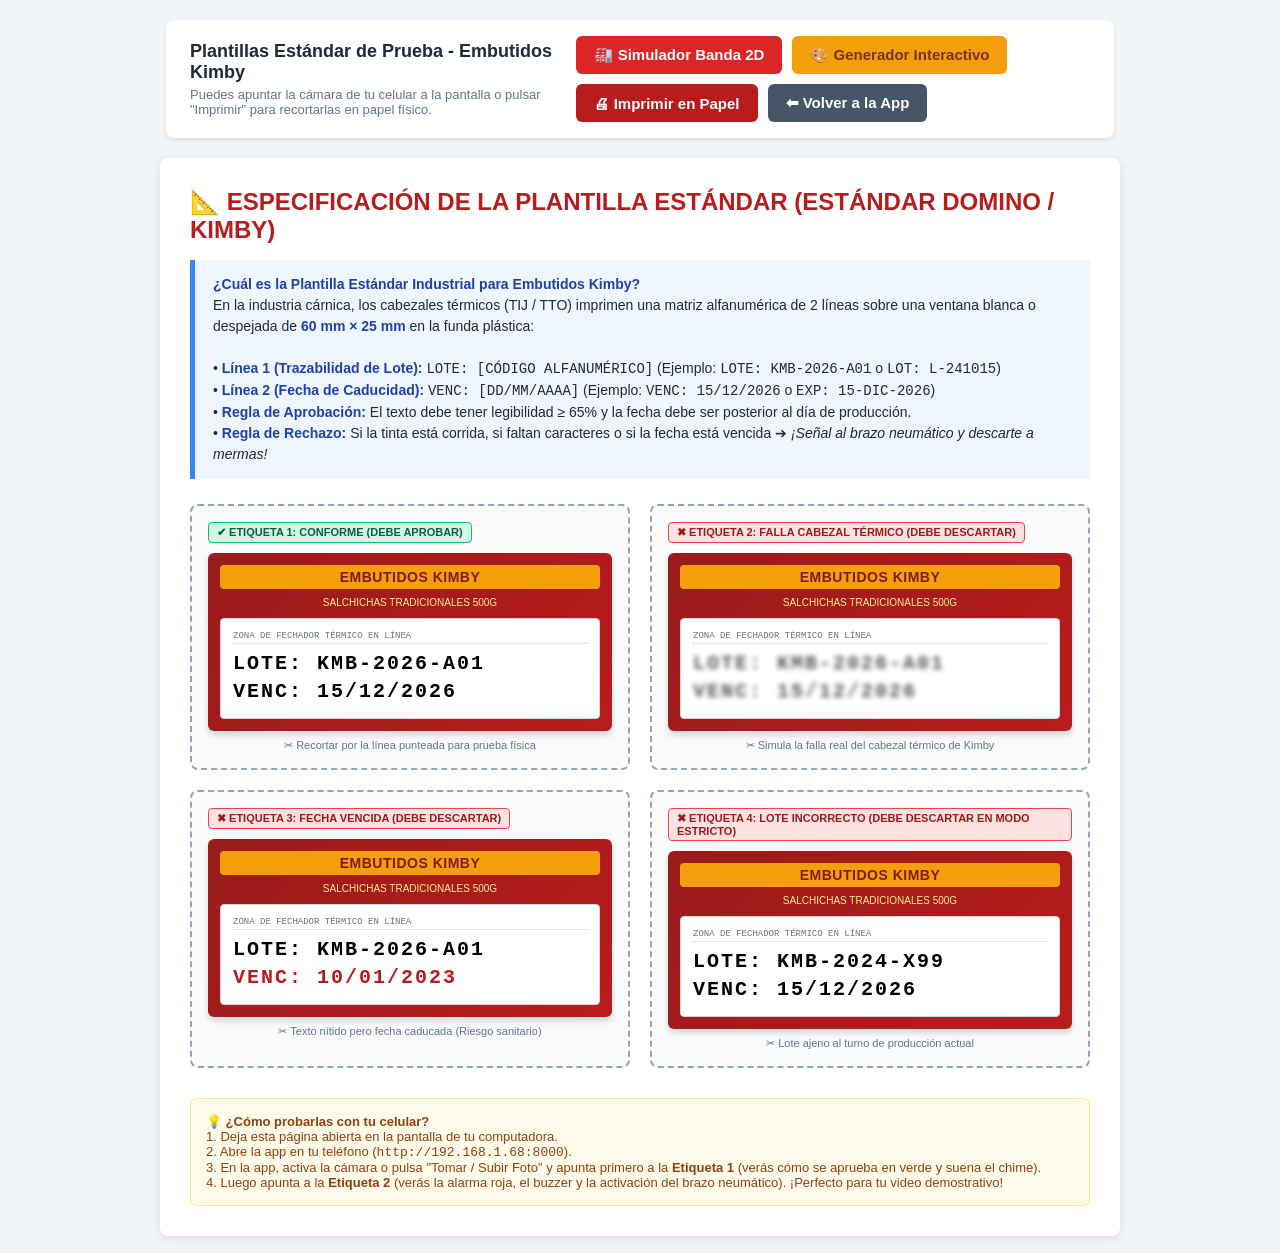
<file: plantilla_estandar.html>
<!DOCTYPE html>
<html lang="es">
<head>
    <meta charset="UTF-8">
    <meta name="viewport" content="width=device-width, initial-scale=1.0">
    <title>Plantilla Estándar de Etiquetas - Embutidos Kimby (Caso 1)</title>
    <style>
        :root {
            --kimby-red: #b91c1c;
            --kimby-yellow: #f59e0b;
        }
        body {
            font-family: Arial, sans-serif;
            background-color: #f1f5f9;
            color: #1e293b;
            margin: 0;
            padding: 20px;
        }
        .header-actions {
            max-width: 900px;
            margin: 0 auto 20px auto;
            display: flex;
            justify-content: space-between;
            align-items: center;
            background: #ffffff;
            padding: 16px 24px;
            border-radius: 8px;
            box-shadow: 0 2px 4px rgba(0,0,0,0.1);
        }
        .btn {
            background-color: var(--kimby-red);
            color: white;
            border: none;
            padding: 10px 18px;
            font-size: 15px;
            font-weight: bold;
            border-radius: 6px;
            cursor: pointer;
            text-decoration: none;
            display: inline-flex;
            align-items: center;
            gap: 8px;
        }
        .btn:hover {
            background-color: #991b1b;
        }
        .btn-secondary {
            background-color: #475569;
        }
        .container {
            max-width: 900px;
            margin: 0 auto;
            background: #ffffff;
            padding: 30px;
            border-radius: 8px;
            box-shadow: 0 2px 8px rgba(0,0,0,0.1);
        }
        h1 {
            color: var(--kimby-red);
            margin-top: 0;
            font-size: 24px;
        }
        .spec-box {
            background-color: #eff6ff;
            border-left: 5px solid #3b82f6;
            padding: 14px 18px;
            margin-bottom: 25px;
            font-size: 14px;
            line-height: 1.5;
        }
        .spec-box strong {
            color: #1e40af;
        }
        .labels-grid {
            display: grid;
            grid-template-columns: repeat(2, 1fr);
            gap: 20px;
        }
        @media (max-width: 700px) {
            .labels-grid {
                grid-template-columns: 1fr;
            }
        }
        /* Individual Packaging Label */
        .label-card {
            border: 2px dashed #94a3b8;
            border-radius: 8px;
            padding: 16px;
            background-color: #fafafa;
            position: relative;
        }
        .label-badge {
            display: inline-block;
            font-size: 11px;
            font-weight: bold;
            text-transform: uppercase;
            padding: 3px 8px;
            border-radius: 4px;
            margin-bottom: 10px;
        }
        .badge-pass {
            background-color: #d1fae5;
            color: #065f46;
            border: 1px solid #10b981;
        }
        .badge-reject {
            background-color: #fee2e2;
            color: #991b1b;
            border: 1px solid #ef4444;
        }
        /* Packaging physical representation */
        .kimby-pack {
            background: linear-gradient(135deg, #991b1b 0%, #b91c1c 100%);
            border-radius: 6px;
            padding: 12px;
            color: white;
            box-shadow: 0 4px 6px rgba(0,0,0,0.15);
        }
        .pack-header {
            background-color: var(--kimby-yellow);
            color: #7f1d1d;
            font-weight: 900;
            font-size: 14px;
            padding: 4px 8px;
            text-align: center;
            border-radius: 4px;
            margin-bottom: 8px;
            letter-spacing: 0.5px;
        }
        .pack-sub {
            font-size: 10px;
            text-align: center;
            color: #fef08a;
            margin-bottom: 10px;
            text-transform: uppercase;
        }
        /* Thermal print zone */
        .thermal-box {
            background-color: #ffffff;
            border: 1px solid #d1d5db;
            border-radius: 4px;
            padding: 12px;
            color: #111827;
            font-family: 'Courier New', Courier, monospace;
            text-align: left;
        }
        .thermal-zone-tag {
            font-size: 9px;
            color: #6b7280;
            margin-bottom: 6px;
            border-bottom: 1px dotted #ccc;
            padding-bottom: 2px;
        }
        .thermal-line {
            font-size: 20px;
            font-weight: bold;
            letter-spacing: 2px;
            line-height: 1.4;
            color: #000000;
        }
        /* Defect styles */
        .thermal-blurry {
            filter: blur(2.8px);
            opacity: 0.65;
            user-select: none;
        }
        .thermal-broken {
            position: relative;
            background: repeating-linear-gradient(
                90deg,
                #fff,
                #fff 8px,
                rgba(255,255,255,0.7) 8px,
                rgba(255,255,255,0.7) 12px
            );
            filter: blur(1.5px);
        }
        .cut-guide {
            font-size: 11px;
            color: #64748b;
            text-align: center;
            margin-top: 8px;
        }

        /* Print styles */
        @media print {
            body {
                background: white;
                padding: 0;
            }
            .header-actions {
                display: none;
            }
            .container {
                box-shadow: none;
                padding: 0;
                max-width: 100%;
            }
            .label-card {
                page-break-inside: avoid;
            }
        }
    </style>
</head>
<body>

    <div class="header-actions">
        <div>
            <h2 style="margin: 0; font-size: 18px;">Plantillas Estándar de Prueba - Embutidos Kimby</h2>
            <p style="margin: 4px 0 0 0; font-size: 13px; color: #64748b;">
                Puedes apuntar la cámara de tu celular a la pantalla o pulsar "Imprimir" para recortarlas en papel físico.
            </p>
        </div>
        <div style="display: flex; gap: 10px; flex-wrap: wrap;">
            <a href="simulador.html" class="btn" style="background: #dc2626; color: white;">🏭 Simulador Banda 2D</a>
            <a href="generador.html" class="btn" style="background: #f59e0b; color: #78350f;">🎨 Generador Interactivo</a>
            <button onclick="window.print()" class="btn">🖨 Imprimir en Papel</button>
            <a href="index.html" class="btn btn-secondary">⬅ Volver a la App</a>
        </div>
    </div>

    <div class="container">
        <h1>📐 ESPECIFICACIÓN DE LA PLANTILLA ESTÁNDAR (ESTÁNDAR DOMINO / KIMBY)</h1>
        
        <div class="spec-box">
            <strong>¿Cuál es la Plantilla Estándar Industrial para Embutidos Kimby?</strong><br>
            En la industria cárnica, los cabezales térmicos (TIJ / TTO) imprimen una matriz alfanumérica de 2 líneas sobre una ventana blanca o despejada de <strong>60 mm × 25 mm</strong> en la funda plástica:<br><br>
            • <strong>Línea 1 (Trazabilidad de Lote):</strong> <code>LOTE: [CÓDIGO ALFANUMÉRICO]</code> (Ejemplo: <code>LOTE: KMB-2026-A01</code> o <code>LOT: L-241015</code>)<br>
            • <strong>Línea 2 (Fecha de Caducidad):</strong> <code>VENC: [DD/MM/AAAA]</code> (Ejemplo: <code>VENC: 15/12/2026</code> o <code>EXP: 15-DIC-2026</code>)<br>
            • <strong>Regla de Aprobación:</strong> El texto debe tener legibilidad ≥ 65% y la fecha debe ser posterior al día de producción.<br>
            • <strong>Regla de Rechazo:</strong> Si la tinta está corrida, si faltan caracteres o si la fecha está vencida ➔ <em>¡Señal al brazo neumático y descarte a mermas!</em>
        </div>

        <div class="labels-grid">

            <!-- ETIQUETA 1: CONFORME -->
            <div class="label-card">
                <span class="label-badge badge-pass">✔ Etiqueta 1: Conforme (Debe Aprobar)</span>
                <div class="kimby-pack">
                    <div class="pack-header">EMBUTIDOS KIMBY</div>
                    <div class="pack-sub">Salchichas Tradicionales 500g</div>
                    <div class="thermal-box">
                        <div class="thermal-zone-tag">ZONA DE FECHADOR TÉRMICO EN LÍNEA</div>
                        <div class="thermal-line">LOTE: KMB-2026-A01</div>
                        <div class="thermal-line">VENC: 15/12/2026</div>
                    </div>
                </div>
                <div class="cut-guide">✂ Recortar por la línea punteada para prueba física</div>
            </div>

            <!-- ETIQUETA 2: FALLA CABEZAL (BORROSA) -->
            <div class="label-card">
                <span class="label-badge badge-reject">✖ Etiqueta 2: Falla Cabezal Térmico (Debe Descartar)</span>
                <div class="kimby-pack">
                    <div class="pack-header">EMBUTIDOS KIMBY</div>
                    <div class="pack-sub">Salchichas Tradicionales 500g</div>
                    <div class="thermal-box">
                        <div class="thermal-zone-tag">ZONA DE FECHADOR TÉRMICO EN LÍNEA</div>
                        <div class="thermal-line thermal-blurry">LOTE: KMB-2026-A01</div>
                        <div class="thermal-line thermal-blurry">VENC: 15/12/2026</div>
                    </div>
                </div>
                <div class="cut-guide">✂ Simula la falla real del cabezal térmico de Kimby</div>
            </div>

            <!-- ETIQUETA 3: PRODUCTO VENCIDO -->
            <div class="label-card">
                <span class="label-badge badge-reject">✖ Etiqueta 3: Fecha Vencida (Debe Descartar)</span>
                <div class="kimby-pack">
                    <div class="pack-header">EMBUTIDOS KIMBY</div>
                    <div class="pack-sub">Salchichas Tradicionales 500g</div>
                    <div class="thermal-box">
                        <div class="thermal-zone-tag">ZONA DE FECHADOR TÉRMICO EN LÍNEA</div>
                        <div class="thermal-line">LOTE: KMB-2026-A01</div>
                        <div class="thermal-line" style="color: #b91c1c;">VENC: 10/01/2023</div>
                    </div>
                </div>
                <div class="cut-guide">✂ Texto nítido pero fecha caducada (Riesgo sanitario)</div>
            </div>

            <!-- ETIQUETA 4: LOTE DISCREPANTE -->
            <div class="label-card">
                <span class="label-badge badge-reject">✖ Etiqueta 4: Lote Incorrecto (Debe Descartar en Modo Estricto)</span>
                <div class="kimby-pack">
                    <div class="pack-header">EMBUTIDOS KIMBY</div>
                    <div class="pack-sub">Salchichas Tradicionales 500g</div>
                    <div class="thermal-box">
                        <div class="thermal-zone-tag">ZONA DE FECHADOR TÉRMICO EN LÍNEA</div>
                        <div class="thermal-line">LOTE: KMB-2024-X99</div>
                        <div class="thermal-line">VENC: 15/12/2026</div>
                    </div>
                </div>
                <div class="cut-guide">✂ Lote ajeno al turno de producción actual</div>
            </div>

        </div>

        <div style="margin-top: 30px; padding: 15px; background: #fffbeb; border: 1px solid #fde68a; border-radius: 6px; font-size: 13px; color: #92400e;">
            <strong>💡 ¿Cómo probarlas con tu celular?</strong><br>
            1. Deja esta página abierta en la pantalla de tu computadora.<br>
            2. Abre la app en tu teléfono (<code>http://192.168.1.68:8000</code>).<br>
            3. En la app, activa la cámara o pulsa "Tomar / Subir Foto" y apunta primero a la <strong>Etiqueta 1</strong> (verás cómo se aprueba en verde y suena el chime).<br>
            4. Luego apunta a la <strong>Etiqueta 2</strong> (verás la alarma roja, el buzzer y la activación del brazo neumático). ¡Perfecto para tu video demostrativo!
        </div>
    </div>

</body>
</html>
</file>
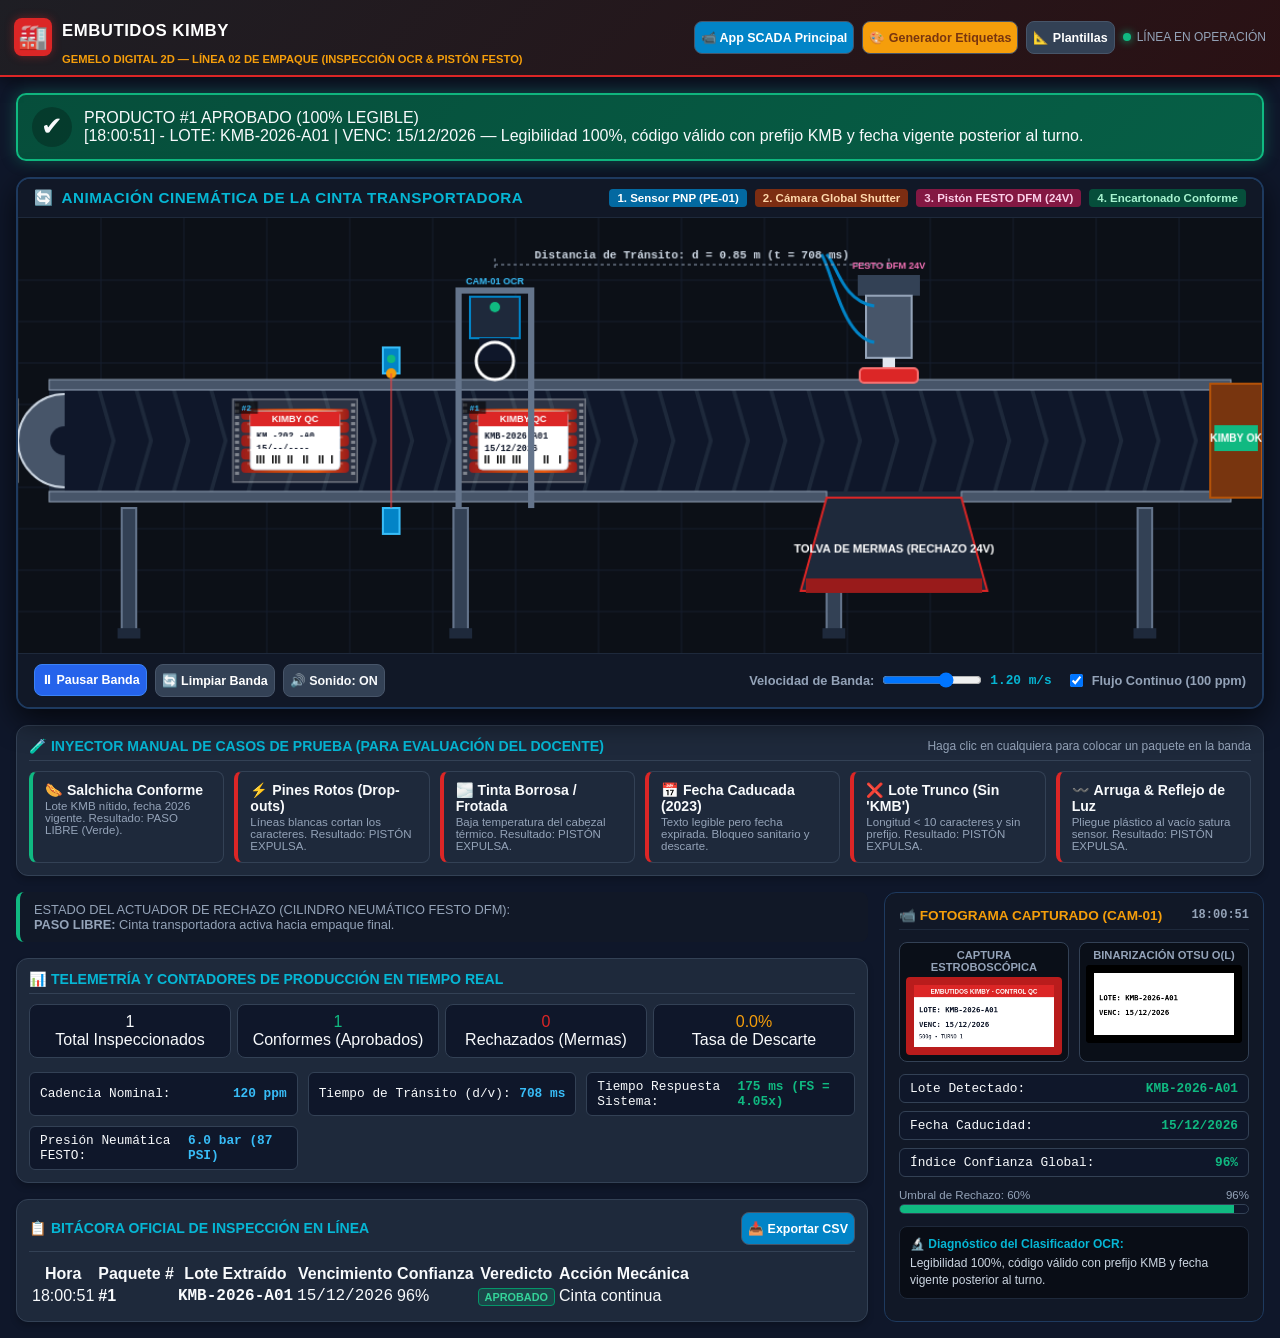
<file: simulador.html>
<!DOCTYPE html>
<html lang="es">
<head>
    <meta charset="UTF-8">
    <meta name="viewport" content="width=device-width, initial-scale=1.0, maximum-scale=1.0, user-scalable=no">
    <meta name="theme-color" content="#dc2626">
    <title>Embutidos Kimby - Simulador 2D de Banda Transportadora & OCR</title>
    <link rel="stylesheet" href="css/style.css?v=20261004_01">
    <style>
        /* Specific Styles for 2D Digital Twin Simulation */
        .sim-container {
            max-width: 1400px;
            margin: 0 auto;
            padding: 16px;
            display: flex;
            flex-direction: column;
            gap: 16px;
        }

        .canvas-card {
            background: #090d16;
            border: 2px solid #1e3a5f;
            border-radius: 14px;
            overflow: hidden;
            position: relative;
            box-shadow: 0 10px 30px rgba(0, 0, 0, 0.7);
        }

        .canvas-toolbar {
            background: #111827;
            padding: 10px 16px;
            border-bottom: 1px solid #1e293b;
            display: flex;
            justify-content: space-between;
            align-items: center;
            flex-wrap: wrap;
            gap: 10px;
        }

        .canvas-title {
            font-size: 0.95rem;
            font-weight: 800;
            color: var(--cyan-accent);
            display: flex;
            align-items: center;
            gap: 8px;
            text-transform: uppercase;
            letter-spacing: 0.5px;
        }

        .sim-canvas-wrapper {
            position: relative;
            width: 100%;
            background: #070a10;
            display: flex;
            justify-content: center;
            align-items: center;
        }

        #conveyorCanvas {
            width: 100%;
            height: auto;
            max-height: 440px;
            display: block;
            background: #080c14;
        }

        /* Flash overlay inside simulation */
        .camera-flash-overlay {
            position: absolute;
            top: 0; left: 0; right: 0; bottom: 0;
            background: rgba(255, 255, 255, 0.85);
            pointer-events: none;
            opacity: 0;
            transition: opacity 0.08s ease-out;
            z-index: 20;
        }

        .camera-flash-overlay.active {
            opacity: 1;
        }

        /* Preset Injection Grid */
        .injector-grid {
            display: grid;
            grid-template-columns: repeat(auto-fit, minmax(180px, 1fr));
            gap: 10px;
        }

        .btn-inject {
            display: flex;
            flex-direction: column;
            align-items: flex-start;
            padding: 10px 12px;
            background: #1e293b;
            border: 1px solid #334155;
            border-radius: 8px;
            color: #f8fafc;
            cursor: pointer;
            transition: all 0.2s ease;
            text-align: left;
        }

        .btn-inject:hover {
            transform: translateY(-2px);
            box-shadow: 0 4px 12px rgba(0, 0, 0, 0.4);
            border-color: #64748b;
        }

        .btn-inject.pass {
            border-left: 4px solid var(--pass-green);
        }

        .btn-inject.pass:hover {
            border-color: var(--pass-green);
            background: #064e3b;
        }

        .btn-inject.reject {
            border-left: 4px solid var(--kimby-red);
        }

        .btn-inject.reject:hover {
            border-color: var(--kimby-red);
            background: #450a0a;
        }

        .btn-inject strong {
            font-size: 0.88rem;
            margin-bottom: 2px;
            display: flex;
            align-items: center;
            gap: 6px;
        }

        .btn-inject span {
            font-size: 0.72rem;
            color: var(--text-secondary);
        }

        /* Two Column Layout for Telemetry and PiP HUD */
        .sim-bottom-grid {
            display: grid;
            grid-template-columns: 1fr 380px;
            gap: 16px;
        }

        @media (max-width: 1024px) {
            .sim-bottom-grid {
                grid-template-columns: 1fr;
            }
        }

        /* PiP Camera Inspection Screen */
        .pip-card {
            background: #111827;
            border: 1px solid #1e3a5f;
            border-radius: 12px;
            padding: 14px;
            display: flex;
            flex-direction: column;
            gap: 12px;
        }

        .pip-header {
            font-size: 0.85rem;
            font-weight: 700;
            color: var(--kimby-yellow);
            display: flex;
            justify-content: space-between;
            align-items: center;
            border-bottom: 1px solid #1e293b;
            padding-bottom: 6px;
        }

        .pip-frames-row {
            display: grid;
            grid-template-columns: 1fr 1fr;
            gap: 10px;
        }

        .pip-frame-box {
            background: #0a0f18;
            border: 1px solid #334155;
            border-radius: 8px;
            padding: 6px;
            text-align: center;
        }

        .pip-frame-box label {
            font-size: 0.7rem;
            color: #94a3b8;
            font-weight: 600;
            display: block;
            margin-bottom: 4px;
            text-transform: uppercase;
        }

        .pip-frame-box canvas {
            width: 100%;
            height: auto;
            max-height: 80px;
            border-radius: 4px;
            background: #000;
            display: block;
        }

        /* Readout Badge Pills */
        .readout-pill {
            background: #0f172a;
            border: 1px solid #334155;
            border-radius: 6px;
            padding: 6px 10px;
            font-family: var(--font-mono);
            font-size: 0.8rem;
            display: flex;
            justify-content: space-between;
            align-items: center;
        }

        .readout-pill .val {
            font-weight: bold;
            color: #38bdf8;
        }

        .readout-pill.highlight-red .val {
            color: #ef4444;
        }

        .readout-pill.highlight-green .val {
            color: #10b981;
        }

        /* Station Markers */
        .station-badge {
            display: inline-flex;
            align-items: center;
            gap: 4px;
            padding: 3px 8px;
            border-radius: 4px;
            font-size: 0.72rem;
            font-weight: 700;
        }

        .badge-sensor { background: #0369a1; color: white; }
        .badge-camera { background: #7c2d12; color: #fed7aa; }
        .badge-piston { background: #831843; color: #fbcfe8; }
        .badge-outfeed { background: #064e3b; color: #a7f3d0; }
    </style>
</head>
<body>

    <!-- Full Screen Red Alert Strobe on Rejection -->
    <div id="strobeAlert"></div>

    <!-- Navigation Header -->
    <header class="app-header">
        <div class="brand-wrapper">
            <div class="brand-icon">🏭</div>
            <div class="brand-text">
                <h1>EMBUTIDOS KIMBY</h1>
                <span>Gemelo Digital 2D — Línea 02 de Empaque (Inspección OCR & Pistón FESTO)</span>
            </div>
        </div>
        <div style="display: flex; gap: 8px; align-items: center; flex-wrap: wrap;">
            <a href="index.html" class="btn btn-sm" style="text-decoration: none; background: #0284c7; color: white; font-weight: bold;">📹 App SCADA Principal</a>
            <a href="generador.html" class="btn btn-sm" style="text-decoration: none; background: #f59e0b; color: #78350f; font-weight: bold;">🎨 Generador Etiquetas</a>
            <a href="plantilla_estandar.html" class="btn btn-sm" style="text-decoration: none; background: #334155; color: white;">📐 Plantillas</a>
            <div class="system-status">
                <div class="live-dot"></div>
                <span id="headerStatusText">LÍNEA EN OPERACIÓN</span>
            </div>
        </div>
    </header>

    <div class="sim-container">

        <!-- Top Status Banner (Identical to SCADA App) -->
        <div id="statusBanner" class="status-banner idle" style="margin-bottom: 0;">
            <div id="statusIcon" class="status-icon">⚙</div>
            <div class="status-details">
                <div id="statusTitle" class="status-title">LÍNEA DE EMPAQUE EN ESPERA</div>
                <div id="statusSubtitle" class="status-subtitle">Haga clic en 'Iniciar Banda' o inyecte una salchicha de prueba para comenzar la simulación interactiva.</div>
            </div>
        </div>

        <!-- Upper Canvas Card: The 2D Simulation Viewport -->
        <div class="canvas-card">
            <div class="canvas-toolbar">
                <div class="canvas-title">
                    <span>🔄</span> Animación Cinemática de la Cinta Transportadora
                </div>
                <div style="display: flex; gap: 8px; align-items: center; flex-wrap: wrap;">
                    <span class="station-badge badge-sensor">1. Sensor PNP (PE-01)</span>
                    <span class="station-badge badge-camera">2. Cámara Global Shutter</span>
                    <span class="station-badge badge-piston">3. Pistón FESTO DFM (24V)</span>
                    <span class="station-badge badge-outfeed">4. Encartonado Conforme</span>
                </div>
            </div>

            <!-- Canvas Viewport with Flash Overlay -->
            <div class="sim-canvas-wrapper">
                <div id="cameraFlashOverlay" class="camera-flash-overlay"></div>
                <canvas id="conveyorCanvas" width="1200" height="420"></canvas>
            </div>

            <!-- Bottom Transport Controls -->
            <div class="canvas-toolbar" style="border-top: 1px solid #1e293b; border-bottom: none;">
                <div style="display: flex; gap: 8px; align-items: center; flex-wrap: wrap;">
                    <button id="btnToggleConveyor" class="btn btn-primary btn-sm">⏸ Pausar Banda</button>
                    <button id="btnResetConveyor" class="btn btn-sm">🔄 Limpiar Banda</button>
                    <button id="btnSoundToggle" class="btn btn-sm" style="background: #334155; color: #f8fafc;">🔊 Sonido: ON</button>
                </div>

                <div style="display: flex; gap: 14px; align-items: center; flex-wrap: wrap;">
                    <label style="font-size: 0.8rem; color: #94a3b8; font-weight: 600; display: flex; align-items: center; gap: 6px;">
                        Velocidad de Banda:
                        <input type="range" id="speedSlider" min="0.4" max="1.6" step="0.1" value="1.2" style="width: 100px;">
                        <span id="speedVal" style="color: var(--cyan-accent); font-family: var(--font-mono); font-weight: bold;">1.20 m/s</span>
                    </label>

                    <label style="font-size: 0.8rem; color: #94a3b8; font-weight: 600; display: flex; align-items: center; gap: 6px; cursor: pointer;">
                        <input type="checkbox" id="chkAutoFeed" checked>
                        <span>Flujo Continuo (100 ppm)</span>
                    </label>
                </div>
            </div>
        </div>

        <!-- Defect Injection Panel (For Professor's Interactive Evaluation) -->
        <div class="card" style="margin-bottom: 0;">
            <div class="card-title" style="display: flex; justify-content: space-between; align-items: center;">
                <span>🧪 Inyector Manual de Casos de Prueba (Para Evaluación del Docente)</span>
                <span style="font-size: 0.75rem; color: #94a3b8; text-transform: none; font-weight: normal;">Haga clic en cualquiera para colocar un paquete en la banda</span>
            </div>

            <div class="injector-grid">
                <button class="btn-inject pass" onclick="spawnTestPackage('ok')">
                    <strong>🌭 Salchicha Conforme</strong>
                    <span>Lote KMB nítido, fecha 2026 vigente. Resultado: PASO LIBRE (Verde).</span>
                </button>

                <button class="btn-inject reject" onclick="spawnTestPackage('pins')">
                    <strong>⚡ Pines Rotos (Drop-outs)</strong>
                    <span>Líneas blancas cortan los caracteres. Resultado: PISTÓN EXPULSA.</span>
                </button>

                <button class="btn-inject reject" onclick="spawnTestPackage('blur')">
                    <strong>🌫️ Tinta Borrosa / Frotada</strong>
                    <span>Baja temperatura del cabezal térmico. Resultado: PISTÓN EXPULSA.</span>
                </button>

                <button class="btn-inject reject" onclick="spawnTestPackage('expired')">
                    <strong>📅 Fecha Caducada (2023)</strong>
                    <span>Texto legible pero fecha expirada. Bloqueo sanitario y descarte.</span>
                </button>

                <button class="btn-inject reject" onclick="spawnTestPackage('wrong_lot')">
                    <strong>❌ Lote Trunco (Sin 'KMB')</strong>
                    <span>Longitud < 10 caracteres y sin prefijo. Resultado: PISTÓN EXPULSA.</span>
                </button>

                <button class="btn-inject reject" onclick="spawnTestPackage('wrinkle')">
                    <strong>〰️ Arruga & Reflejo de Luz</strong>
                    <span>Pliegue plástico al vacío satura sensor. Resultado: PISTÓN EXPULSA.</span>
                </button>
            </div>
        </div>

        <!-- Telemetry, Pneumatic Actuator HUD, and PiP Vision Analysis -->
        <div class="sim-bottom-grid">

            <!-- Left: Telemetry KPI Cards & Pneumatic Box -->
            <div style="display: flex; flex-direction: column; gap: 16px;">

                <!-- Actuator Status Box (FESTO DFM Cylinder) -->
                <div id="pneumaticArmBox" class="actuator-box idle">
                    <div class="actuator-title">
                        <span>ESTADO DEL ACTUADOR DE RECHAZO (CILINDRO NEUMÁTICO FESTO DFM):</span>
                    </div>
                    <div id="pneumaticArmStatus" class="actuator-desc">
                        <strong>ESPERANDO INSPECCIÓN:</strong> El vástago del pistón permanece retraído en Standby (0V DC).
                    </div>
                </div>

                <!-- KPI Stats Counters -->
                <div class="card" style="margin-bottom: 0;">
                    <div class="card-title">📊 Telemetría y Contadores de Producción en Tiempo Real</div>
                    <div class="stats-row" style="grid-template-columns: repeat(4, 1fr);">
                        <div class="stat-card">
                            <div class="stat-val" id="statTotal">0</div>
                            <div class="stat-label">Total Inspeccionados</div>
                        </div>
                        <div class="stat-card">
                            <div class="stat-val" id="statPassed" style="color: var(--pass-green);">0</div>
                            <div class="stat-label">Conformes (Aprobados)</div>
                        </div>
                        <div class="stat-card">
                            <div class="stat-val" id="statRejected" style="color: var(--kimby-red);">0</div>
                            <div class="stat-label">Rechazados (Mermas)</div>
                        </div>
                        <div class="stat-card">
                            <div class="stat-val" id="statRejectRate" style="color: var(--kimby-yellow);">0.0%</div>
                            <div class="stat-label">Tasa de Descarte</div>
                        </div>
                    </div>

                    <!-- Dynamic Cadence Info -->
                    <div style="display: grid; grid-template-columns: repeat(auto-fit, minmax(200px, 1fr)); gap: 10px; margin-top: 14px;">
                        <div class="readout-pill">
                            <span>Cadencia Nominal:</span>
                            <span class="val" id="ppmVal">120 ppm</span>
                        </div>
                        <div class="readout-pill">
                            <span>Tiempo de Tránsito (d/v):</span>
                            <span class="val" id="transitTimeVal">708 ms</span>
                        </div>
                        <div class="readout-pill">
                            <span>Tiempo Respuesta Sistema:</span>
                            <span class="val" style="color: #10b981;">175 ms (FS = 4.05x)</span>
                        </div>
                        <div class="readout-pill">
                            <span>Presión Neumática FESTO:</span>
                            <span class="val">6.0 bar (87 PSI)</span>
                        </div>
                    </div>
                </div>

                <!-- Audit Log Table -->
                <div class="card" style="margin-bottom: 0;">
                    <div class="card-title" style="display: flex; justify-content: space-between; align-items: center;">
                        <span>📋 Bitácora Oficial de Inspección en Línea</span>
                        <button id="btnExportCSV" class="btn btn-sm" style="background: #0284c7; color: white;">📥 Exportar CSV</button>
                    </div>

                    <div class="log-table-wrapper" style="max-height: 220px; overflow-y: auto;">
                        <table class="log-table">
                            <thead>
                                <tr>
                                    <th>Hora</th>
                                    <th>Paquete #</th>
                                    <th>Lote Extraído</th>
                                    <th>Vencimiento</th>
                                    <th>Confianza</th>
                                    <th>Veredicto</th>
                                    <th>Acción Mecánica</th>
                                </tr>
                            </thead>
                            <tbody id="logTableBody">
                                <tr>
                                    <td colspan="7" style="text-align: center; color: var(--text-secondary); padding: 18px;">
                                        Iniciando simulación... Los eventos de inspección se registrarán aquí.
                                    </td>
                                </tr>
                            </tbody>
                        </table>
                    </div>
                </div>

            </div>

            <!-- Right Column: Picture-in-Picture Camera & Otsu Analysis HUD -->
            <div class="pip-card">
                <div class="pip-header">
                    <span>📹 FOTOGRAMA CAPTURADO (CAM-01)</span>
                    <span id="pipTimestamp" style="font-family: var(--font-mono); font-size: 0.75rem; color: #94a3b8;">--:--:--</span>
                </div>

                <!-- Two Frames: Raw Snapshot vs Binarized Otsu -->
                <div class="pip-frames-row">
                    <div class="pip-frame-box">
                        <label>Captura Estroboscópica</label>
                        <canvas id="pipRawCanvas" width="300" height="150"></canvas>
                    </div>
                    <div class="pip-frame-box">
                        <label>Binarización Otsu O(L)</label>
                        <canvas id="pipOtsuCanvas" width="300" height="150"></canvas>
                    </div>
                </div>

                <!-- Live OCR Readouts -->
                <div style="display: flex; flex-direction: column; gap: 8px;">
                    <div class="readout-pill" id="pipLotePill">
                        <span>Lote Detectado:</span>
                        <span class="val" id="pipLote">EN ESPERA</span>
                    </div>

                    <div class="readout-pill" id="pipVencPill">
                        <span>Fecha Caducidad:</span>
                        <span class="val" id="pipVenc">EN ESPERA</span>
                    </div>

                    <div class="readout-pill" id="pipConfPill">
                        <span>Índice Confianza Global:</span>
                        <span class="val" id="pipConf">0%</span>
                    </div>
                </div>

                <!-- Confidence Bar -->
                <div>
                    <div style="display: flex; justify-content: space-between; font-size: 0.72rem; color: #94a3b8; margin-bottom: 3px;">
                        <span>Umbral de Rechazo: 60%</span>
                        <span id="pipConfText">0%</span>
                    </div>
                    <div class="confidence-bar-bg" style="height: 10px; background: #0f172a; border-radius: 5px; overflow: hidden; border: 1px solid #334155;">
                        <div id="pipConfBar" style="height: 100%; width: 0%; background: #10b981; transition: width 0.3s ease;"></div>
                    </div>
                </div>

                <!-- Diagnostic Explanation -->
                <div style="background: #090d16; border: 1px solid #1e293b; border-radius: 8px; padding: 10px; font-size: 0.75rem;">
                    <div style="font-weight: bold; color: var(--cyan-accent); margin-bottom: 4px;">🔬 Diagnóstico del Clasificador OCR:</div>
                    <div id="pipDiagnosticText" style="color: #cbd5e1; line-height: 1.4;">
                        El sensor óptico está listo. Los fotogramas se congelan a 500 μs eliminando el desenfoque por movimiento.
                    </div>
                </div>

            </div>

        </div>

    </div>

    <!-- Audio Synthesizer (Shared with main app) -->
    <script src="js/audio.js?v=20261004_02"></script>

    <!-- 2D Conveyor Simulation Engine -->
    <script>
        // -------------------------------------------------------------
        // SIMULADOR 2D DE BANDA TRANSPORTADORA & PISTÓN NEUMÁTICO KIMBY
        // -------------------------------------------------------------
        
        const canvas = document.getElementById('conveyorCanvas');
        const ctx = canvas.getContext('2d');
        const W = 1200;
        const H = 420;

        // PiP Canvas contexts
        const pipRawCtx = document.getElementById('pipRawCanvas').getContext('2d');
        const pipOtsuCtx = document.getElementById('pipOtsuCanvas').getContext('2d');

        // Audio controls
        let soundEnabled = true;
        const btnSoundToggle = document.getElementById('btnSoundToggle');
        btnSoundToggle.addEventListener('click', () => {
            soundEnabled = !soundEnabled;
            btnSoundToggle.textContent = soundEnabled ? '🔊 Sonido: ON' : '🔇 Sonido: OFF';
            btnSoundToggle.style.color = soundEnabled ? '#f8fafc' : '#94a3b8';
        });

        // Speed & Cadence
        let speedMps = 1.20; // 1.2 m/s
        let speedPx = speedMps * 4.2; // mapping 1.2 m/s to pixels per frame (~5 px/frame at 60fps)
        let isRunning = true;
        let autoFeed = true;
        let autoFeedTimer = 0;
        let packageCounter = 0;

        // Stations Positions along X axis (in Canvas pixels)
        const STATIONS = {
            SENSOR_X: 360,     // Photocell Beam
            CAMERA_X: 460,     // Optical Camera & Strobe Flash
            PISTON_X: 840,     // Pneumatic Ejector Piston
            EXIT_X: 1140       // Approved Box Infeed
        };

        // Conveyor Belt Geometry
        const BELT = {
            Y: 150,
            HEIGHT: 130,
            LEFT: 30,
            RIGHT: 1170
        };

        // Piston Mechanical State (FESTO DFM)
        const PISTON = {
            X: STATIONS.PISTON_X,
            baseY: 50,
            stroke: 0,          // Current stroke length (0 to 120 px)
            maxStroke: 130,
            targetStroke: 0,
            speed: 18,          // Fast pneumatic extension (~12ms)
            isFired: false
        };

        // Arrays of packages
        let packages = [];
        let rejectedFallingPacks = [];
        let beltOffset = 0;

        // Statistics & History
        let stats = { total: 0, passed: 0, rejected: 0 };
        let historyLogs = [];

        // DOM Status elements
        const statusBanner = document.getElementById('statusBanner');
        const statusIcon = document.getElementById('statusIcon');
        const statusTitle = document.getElementById('statusTitle');
        const statusSubtitle = document.getElementById('statusSubtitle');
        const pneumaticArmBox = document.getElementById('pneumaticArmBox');
        const pneumaticArmStatus = document.getElementById('pneumaticArmStatus');
        const strobeAlert = document.getElementById('strobeAlert');
        const cameraFlashOverlay = document.getElementById('cameraFlashOverlay');

        // Telemetry DOM
        const statTotal = document.getElementById('statTotal');
        const statPassed = document.getElementById('statPassed');
        const statRejected = document.getElementById('statRejected');
        const statRejectRate = document.getElementById('statRejectRate');
        const ppmVal = document.getElementById('ppmVal');
        const transitTimeVal = document.getElementById('transitTimeVal');
        const logTableBody = document.getElementById('logTableBody');

        // PiP DOM
        const pipLote = document.getElementById('pipLote');
        const pipVenc = document.getElementById('pipVenc');
        const pipConf = document.getElementById('pipConf');
        const pipConfBar = document.getElementById('pipConfBar');
        const pipConfText = document.getElementById('pipConfText');
        const pipDiagnosticText = document.getElementById('pipDiagnosticText');
        const pipTimestamp = document.getElementById('pipTimestamp');
        const pipLotePill = document.getElementById('pipLotePill');
        const pipVencPill = document.getElementById('pipVencPill');
        const pipConfPill = document.getElementById('pipConfPill');

        // Speed Slider Listener
        const speedSlider = document.getElementById('speedSlider');
        const speedValDisplay = document.getElementById('speedVal');
        speedSlider.addEventListener('input', (e) => {
            speedMps = parseFloat(e.target.value);
            speedPx = speedMps * 4.2;
            speedValDisplay.textContent = speedMps.toFixed(2) + ' m/s';
            updateKinematics();
        });

        // Auto Feed Toggle
        const chkAutoFeed = document.getElementById('chkAutoFeed');
        chkAutoFeed.addEventListener('change', (e) => {
            autoFeed = e.target.checked;
        });

        // Toggle Conveyor Button
        const btnToggleConveyor = document.getElementById('btnToggleConveyor');
        btnToggleConveyor.addEventListener('click', () => {
            isRunning = !isRunning;
            btnToggleConveyor.textContent = isRunning ? '⏸ Pausar Banda' : '▶ Reanudar Banda';
            btnToggleConveyor.className = isRunning ? 'btn btn-primary btn-sm' : 'btn btn-success btn-sm';
            document.getElementById('headerStatusText').textContent = isRunning ? 'LÍNEA EN OPERACIÓN' : 'LÍNEA PAUSADA';
        });

        // Reset Conveyor Button
        const btnResetConveyor = document.getElementById('btnResetConveyor');
        btnResetConveyor.addEventListener('click', () => {
            packages = [];
            rejectedFallingPacks = [];
            stats = { total: 0, passed: 0, rejected: 0 };
            historyLogs = [];
            updateStatsDOM();
            renderLogsTable();
            resetStatusBanner();
        });

        function updateKinematics() {
            const ppm = Math.round((speedMps / 0.6) * 60);
            ppmVal.textContent = ppm + ' ppm';
            const transitTime = Math.round((0.85 / speedMps) * 1000);
            transitTimeVal.textContent = transitTime + ' ms';
        }

        // -------------------------------------------------------------
        // PACKAGE FACTORY: Generate Realistic Kimby Vienna Packs
        // -------------------------------------------------------------
        const TEST_TYPES = {
            ok: {
                id: 'ok',
                name: 'Salchicha Conforme 500g',
                lote: 'KMB-2026-A01',
                venc: '15/12/2026',
                blur: 0,
                pins: 0,
                opacity: 100,
                wrinkle: false,
                confidence: 96,
                verdict: 'APPROVED',
                reason: 'Legibilidad 100%, código válido con prefijo KMB y fecha vigente posterior al turno.'
            },
            pins: {
                id: 'pins',
                name: 'Falla Pines Rotos (Drop-outs)',
                lote: 'KM -202 -A0 ',
                venc: '15/--/----',
                blur: 0,
                pins: 3,
                opacity: 90,
                wrinkle: false,
                confidence: 38,
                verdict: 'REJECTED',
                reason: 'Ruptura topológica de caracteres por micro-resistencias quemadas en cabezal térmico.'
            },
            blur: {
                id: 'blur',
                name: 'Falla Tinta Borrosa / Frotada',
                lote: 'KMB-????-???',
                venc: '??/??/????',
                blur: 6,
                pins: 0,
                opacity: 45,
                wrinkle: false,
                confidence: 42,
                verdict: 'REJECTED',
                reason: 'Tinta frotada e insuficiente temperatura en cabezal. Caracteres ilegibles fusionados.'
            },
            expired: {
                id: 'expired',
                name: 'Falla Sanitaria Fecha Caducada',
                lote: 'KMB-2026-A01',
                venc: '10/01/2023',
                blur: 0,
                pins: 0,
                opacity: 100,
                wrinkle: false,
                confidence: 94,
                verdict: 'REJECTED',
                reason: 'Bloqueo sanitario estricto: la fecha de caducidad leída es anterior al lote de producción.'
            },
            wrong_lot: {
                id: 'wrong_lot',
                name: 'Falla Lote Trunco Sin KMB',
                lote: 'LOT-99',
                venc: '15/12/2026',
                blur: 1,
                pins: 0,
                opacity: 80,
                wrinkle: false,
                confidence: 52,
                verdict: 'REJECTED',
                reason: 'Violación de trazabilidad: código de lote menor a 10 caracteres y sin prefijo Kimby KMB.'
            },
            wrinkle: {
                id: 'wrinkle',
                name: 'Falla Arruga Plástica y Reflejo',
                lote: 'KMB-2026-A01',
                venc: '15/12/2026',
                blur: 2,
                pins: 0,
                opacity: 100,
                wrinkle: true,
                confidence: 48,
                verdict: 'REJECTED',
                reason: 'Reflejo especular parásito sobre film retráctil al vacío ciega lectura de fecha.'
            }
        };

        function createPackage(typeKey = 'ok', startX = -130) {
            packageCounter++;
            const spec = TEST_TYPES[typeKey] || TEST_TYPES.ok;
            return {
                id: packageCounter,
                type: typeKey,
                name: spec.name,
                lote: spec.lote,
                venc: spec.venc,
                blur: spec.blur,
                pins: spec.pins,
                opacity: spec.opacity,
                wrinkle: spec.wrinkle,
                confidence: spec.confidence,
                verdict: spec.verdict,
                reason: spec.reason,
                x: startX,
                y: BELT.Y + 25,
                w: 120,
                h: 80,
                status: 'moving', // 'moving', 'inspected', 'ejected', 'passed'
                isInspected: false,
                isEjected: false,
                rotation: 0
            };
        }

        window.spawnTestPackage = function(typeKey) {
            // Check if there is already a package right at spawn position to avoid overlap
            if (packages.length > 0 && packages[packages.length - 1].x < 80) {
                packages[packages.length - 1].x = 100;
            }
            const p = createPackage(typeKey, -120);
            packages.push(p);
        };

        // -------------------------------------------------------------
        // ANIMATION LOOP (RequestAnimationFrame)
        // -------------------------------------------------------------
        function animate() {
            if (isRunning) {
                updatePhysics();
            }
            drawScene();
            requestAnimationFrame(animate);
        }

        function updatePhysics() {
            // Conveyor movement
            beltOffset = (beltOffset + speedPx) % 36;

            // Auto spawn feeder
            if (autoFeed) {
                autoFeedTimer += speedPx;
                // Cadence interval: spawn new pack every ~280 pixels of conveyor travel
                if (autoFeedTimer > 280) {
                    autoFeedTimer = 0;
                    // 82% conforming, 18% defects in natural stream
                    const rand = Math.random();
                    let chosen = 'ok';
                    if (rand > 0.82) {
                        const defectKeys = ['pins', 'blur', 'expired', 'wrong_lot', 'wrinkle'];
                        chosen = defectKeys[Math.floor(Math.random() * defectKeys.length)];
                    }
                    packages.push(createPackage(chosen, -130));
                }
            }

            // Update Piston Physical Extension
            if (PISTON.targetStroke > PISTON.stroke) {
                PISTON.stroke = Math.min(PISTON.targetStroke, PISTON.stroke + PISTON.speed);
            } else if (PISTON.targetStroke < PISTON.stroke) {
                PISTON.stroke = Math.max(PISTON.targetStroke, PISTON.stroke - (PISTON.speed * 0.7));
            }

            // Auto-retract piston once extended
            if (PISTON.stroke >= PISTON.maxStroke) {
                PISTON.targetStroke = 0;
            }

            // Update packages on belt
            for (let i = packages.length - 1; i >= 0; i--) {
                const p = packages[i];
                p.x += speedPx;

                // 1. Photocell Beam Check (Station 1)
                const packMidX = p.x + p.w / 2;

                // 2. Optical Camera & Strobe Station (Station 2)
                if (!p.isInspected && packMidX >= STATIONS.CAMERA_X) {
                    p.isInspected = true;
                    performInspection(p);
                }

                // 3. Pneumatic Rejector Station (Station 3)
                if (p.isInspected && p.verdict === 'REJECTED' && !p.isEjected) {
                    if (packMidX >= STATIONS.PISTON_X - 10 && packMidX <= STATIONS.PISTON_X + 45) {
                        p.isEjected = true;
                        firePiston(p);
                    }
                }

                // 4. Remove passed packages at end of conveyor
                if (p.x > STATIONS.EXIT_X) {
                    if (p.verdict === 'APPROVED') {
                        // Successfully reached approved box
                    }
                    packages.splice(i, 1);
                }
            }

            // Update falling rejected packages (sliding down the chute)
            for (let i = rejectedFallingPacks.length - 1; i >= 0; i--) {
                const rp = rejectedFallingPacks[i];
                rp.x += rp.vx;
                rp.y += rp.vy;
                rp.vy += 0.8; // gravity
                rp.rotation += 0.05;
                if (rp.y > H + 100) {
                    rejectedFallingPacks.splice(i, 1);
                }
            }
        }

        // -------------------------------------------------------------
        // INSPECTION EXECUTION
        // -------------------------------------------------------------
        function performInspection(pack) {
            // Trigger visual and audio camera flash
            triggerCameraFlash();
            if (soundEnabled && window.industrialAudio) {
                window.industrialAudio.playCameraShutter();
            }

            // Update PiP Display
            updatePiP(pack);

            const isPass = pack.verdict === 'APPROVED';
            const now = new Date();
            const timeStr = now.toTimeString().split(' ')[0];

            if (isPass) {
                stats.passed++;
                handleApprovedUI(pack, timeStr);
            } else {
                stats.rejected++;
                handleRejectedUI(pack, timeStr);
            }
            stats.total++;
            updateStatsDOM();

            // Append to audit log
            addAuditLog({
                time: timeStr,
                num: pack.id,
                lote: pack.lote,
                venc: pack.venc,
                conf: pack.confidence + '%',
                verdict: isPass ? 'APROBADO' : 'RECHAZADO',
                actuator: isPass ? 'Cinta continua' : 'Brazo neumático (24V)'
            });
        }

        function triggerCameraFlash() {
            cameraFlashOverlay.classList.add('active');
            setTimeout(() => {
                cameraFlashOverlay.classList.remove('active');
            }, 80);
        }

        function firePiston(pack) {
            // Trigger FESTO cylinder forward
            PISTON.targetStroke = PISTON.maxStroke;
            if (soundEnabled && window.industrialAudio) {
                window.industrialAudio.playPneumatic();
            }

            // Transfer pack to falling rejected array
            rejectedFallingPacks.push({
                ...pack,
                vx: 1.2,
                vy: 4.5,
                rotation: 0
            });

            // Remove from main belt
            const idx = packages.indexOf(pack);
            if (idx !== -1) {
                packages.splice(idx, 1);
            }

            // Visual actuator box alert
            pneumaticArmBox.className = 'actuator-box active';
            pneumaticArmStatus.innerHTML = `
                <strong>DISPARO DEL CILINDRO NEUMÁTICO FESTO:</strong><br>
                <span class="pulse-code">Pulso PLC 24V DC ejecutado. Salchicha #${pack.id} eyectada a la tolva de merma.</span>
            `;
            setTimeout(() => {
                if (pneumaticArmBox.classList.contains('active')) {
                    pneumaticArmBox.className = 'actuator-box idle';
                    pneumaticArmStatus.textContent = 'LISTO (STANDBY) - Vástago retraído a 0V DC.';
                }
            }, 1800);
        }

        function handleApprovedUI(pack, timestamp) {
            statusBanner.className = 'status-banner approved';
            statusIcon.innerHTML = '✔';
            statusTitle.textContent = `PRODUCTO #${pack.id} APROBADO (100% LEGIBLE)`;
            statusSubtitle.textContent = `[${timestamp}] - LOTE: ${pack.lote} | VENC: ${pack.venc} — ${pack.reason}`;

            pneumaticArmBox.className = 'actuator-box idle';
            pneumaticArmStatus.innerHTML = '<strong>PASO LIBRE:</strong> Cinta transportadora activa hacia empaque final.';

            if (soundEnabled && window.industrialAudio) {
                window.industrialAudio.playPass();
            }
        }

        function handleRejectedUI(pack, timestamp) {
            statusBanner.className = 'status-banner rejected';
            statusIcon.innerHTML = '✖';
            statusTitle.textContent = `¡PRODUCTO #${pack.id} DESCARTADO! (PULSO PLC 24V DC)`;
            statusSubtitle.textContent = `[${timestamp}] - DEFECTO DETECTADO: ${pack.reason}`;

            // Full screen red strobe alert
            strobeAlert.classList.add('flash');
            setTimeout(() => {
                strobeAlert.classList.remove('flash');
            }, 1100);

            if (soundEnabled && window.industrialAudio) {
                window.industrialAudio.playReject();
            }
        }

        function resetStatusBanner() {
            statusBanner.className = 'status-banner idle';
            statusIcon.innerHTML = '⚙';
            statusTitle.textContent = 'LÍNEA DE EMPAQUE EN ESPERA';
            statusSubtitle.textContent = 'Haga clic en los botones de prueba para inyectar paquetes a la banda.';
            pneumaticArmBox.className = 'actuator-box idle';
            pneumaticArmStatus.textContent = 'LISTO (STANDBY)';
        }

        function updateStatsDOM() {
            statTotal.textContent = stats.total;
            statPassed.textContent = stats.passed;
            statRejected.textContent = stats.rejected;
            const rate = stats.total > 0 ? ((stats.rejected / stats.total) * 100).toFixed(1) : '0.0';
            statRejectRate.textContent = rate + '%';
        }

        function addAuditLog(entry) {
            historyLogs.unshift(entry);
            if (historyLogs.length > 30) historyLogs.pop();
            renderLogsTable();
        }

        function renderLogsTable() {
            if (historyLogs.length === 0) {
                logTableBody.innerHTML = `<tr><td colspan="7" style="text-align: center; color: var(--text-secondary); padding: 18px;">Sin registros aún.</td></tr>`;
                return;
            }
            logTableBody.innerHTML = historyLogs.map(item => `
                <tr>
                    <td>${item.time}</td>
                    <td><strong>#${item.num}</strong></td>
                    <td style="font-family: var(--font-mono); font-weight: bold;">${item.lote}</td>
                    <td style="font-family: var(--font-mono);">${item.venc}</td>
                    <td>${item.conf}</td>
                    <td><span class="badge ${item.verdict === 'APROBADO' ? 'badge-pass' : 'badge-reject'}">${item.verdict}</span></td>
                    <td>${item.actuator}</td>
                </tr>
            `).join('');
        }

        // Export Log CSV
        document.getElementById('btnExportCSV').addEventListener('click', () => {
            if (historyLogs.length === 0) {
                alert('No hay datos en la bitácora para exportar.');
                return;
            }
            let csv = 'Hora,Paquete,Lote,Vencimiento,Confianza,Veredicto,Accion_Mecanica\n';
            historyLogs.forEach(row => {
                csv += `"${row.time}","${row.num}","${row.lote}","${row.venc}","${row.conf}","${row.verdict}","${row.actuator}"\n`;
            });
            const blob = new Blob([csv], { type: 'text/csv;charset=utf-8;' });
            const url = URL.createObjectURL(blob);
            const a = document.createElement('a');
            a.href = url;
            a.download = `bitacora_kimby_simulacion_${Date.now()}.csv`;
            a.click();
            URL.revokeObjectURL(url);
        });

        // -------------------------------------------------------------
        // PICTURE-IN-PICTURE (PiP) UPDATE
        // -------------------------------------------------------------
        function updatePiP(pack) {
            const now = new Date();
            pipTimestamp.textContent = now.toTimeString().split(' ')[0];

            pipLote.textContent = pack.lote;
            pipVenc.textContent = pack.venc;
            pipConf.textContent = pack.confidence + '%';
            pipConfText.textContent = pack.confidence + '%';
            pipConfBar.style.width = pack.confidence + '%';

            if (pack.confidence >= 80) {
                pipConfBar.style.backgroundColor = '#10b981';
                pipConfPill.className = 'readout-pill highlight-green';
            } else if (pack.confidence >= 60) {
                pipConfBar.style.backgroundColor = '#f59e0b';
                pipConfPill.className = 'readout-pill';
            } else {
                pipConfBar.style.backgroundColor = '#ef4444';
                pipConfPill.className = 'readout-pill highlight-red';
            }

            if (pack.verdict === 'APPROVED') {
                pipLotePill.className = 'readout-pill highlight-green';
                pipVencPill.className = 'readout-pill highlight-green';
            } else {
                pipLotePill.className = 'readout-pill highlight-red';
                pipVencPill.className = 'readout-pill highlight-red';
            }

            pipDiagnosticText.textContent = pack.reason;

            // Render high-res snapshot on raw PiP canvas
            drawPiPRaw(pack);
            // Render Otsu binarized mask on second PiP canvas
            drawPiPOtsu(pack);
        }

        function drawPiPRaw(pack) {
            pipRawCtx.clearRect(0, 0, 300, 150);
            
            // Background packaging red
            pipRawCtx.fillStyle = '#b91c1c';
            pipRawCtx.fillRect(0, 0, 300, 150);
            
            // White thermal label card
            pipRawCtx.fillStyle = '#ffffff';
            pipRawCtx.fillRect(15, 15, 270, 120);

            // Kimby red tag
            pipRawCtx.fillStyle = '#dc2626';
            pipRawCtx.fillRect(15, 15, 270, 24);
            pipRawCtx.fillStyle = '#ffffff';
            pipRawCtx.font = 'bold 12px sans-serif';
            pipRawCtx.textAlign = 'center';
            pipRawCtx.fillText('EMBUTIDOS KIMBY - CONTROL QC', 150, 32);

            // Text
            pipRawCtx.textAlign = 'left';
            pipRawCtx.fillStyle = pack.type === 'expired' ? '#dc2626' : (pack.opacity < 60 ? '#64748b' : '#0f172a');
            pipRawCtx.font = 'bold 14px monospace';
            
            if (pack.blur > 0) {
                pipRawCtx.filter = `blur(${pack.blur * 0.7}px)`;
            } else {
                pipRawCtx.filter = 'none';
            }

            pipRawCtx.fillText(`LOTE: ${pack.lote}`, 25, 68);
            pipRawCtx.fillText(`VENC: ${pack.venc}`, 25, 96);
            pipRawCtx.font = '10px monospace';
            pipRawCtx.fillText('500g • TURNO 1', 25, 118);
            pipRawCtx.filter = 'none';

            // Pin dropouts (white cuts)
            if (pack.pins > 0) {
                pipRawCtx.fillStyle = '#ffffff';
                pipRawCtx.fillRect(15, 64, 270, 3);
                pipRawCtx.fillRect(15, 92, 270, 3);
            }

            // Wrinkle glare overlay
            if (pack.wrinkle) {
                pipRawCtx.fillStyle = 'rgba(255, 255, 255, 0.75)';
                pipRawCtx.beginPath();
                pipRawCtx.moveTo(40, 15);
                pipRawCtx.lineTo(95, 15);
                pipRawCtx.lineTo(210, 135);
                pipRawCtx.lineTo(155, 135);
                pipRawCtx.closePath();
                pipRawCtx.fill();
            }
        }

        function drawPiPOtsu(pack) {
            pipOtsuCtx.clearRect(0, 0, 300, 150);
            
            // Otsu binary: background pure white, characters pure black (or inverted)
            pipOtsuCtx.fillStyle = '#000000';
            pipOtsuCtx.fillRect(0, 0, 300, 150);

            // Binarized thermal label area
            pipOtsuCtx.fillStyle = '#ffffff';
            pipOtsuCtx.fillRect(15, 15, 270, 120);

            pipOtsuCtx.fillStyle = '#000000';
            pipOtsuCtx.font = 'bold 14px monospace';
            pipOtsuCtx.textAlign = 'left';

            if (pack.type === 'blur') {
                // Extreme degradation under threshold
                pipOtsuCtx.fillText('LOTE: KMB-????-???', 25, 68);
                pipOtsuCtx.fillStyle = '#94a3b8';
                pipOtsuCtx.fillText('VENC: [ILEGIBLE]', 25, 96);
            } else {
                pipOtsuCtx.fillText(`LOTE: ${pack.lote}`, 25, 68);
                pipOtsuCtx.fillText(`VENC: ${pack.venc}`, 25, 96);
            }

            if (pack.pins > 0) {
                pipOtsuCtx.fillStyle = '#ffffff';
                pipOtsuCtx.fillRect(15, 64, 270, 4);
                pipOtsuCtx.fillRect(15, 92, 270, 4);
            }

            if (pack.wrinkle) {
                // Glare creates giant white blank void in Otsu
                pipOtsuCtx.fillStyle = '#ffffff';
                pipOtsuCtx.beginPath();
                pipOtsuCtx.moveTo(50, 15);
                pipOtsuCtx.lineTo(110, 15);
                pipOtsuCtx.lineTo(230, 135);
                pipOtsuCtx.lineTo(170, 135);
                pipOtsuCtx.closePath();
                pipOtsuCtx.fill();
            }
        }

        // -------------------------------------------------------------
        // SCENE RENDERING: CANVAS 2D INDUSTRIAL DIGITAL TWIN
        // -------------------------------------------------------------
        function drawScene() {
            ctx.clearRect(0, 0, W, H);

            // 1. Factory Floor Background (Grid & Depth)
            drawFactoryFloor();

            // 2. Conveyor Belt Frame & Moving Rubber Belt
            drawConveyorStructure();

            // 3. Approved Outfeed Cardboard Box (Right End)
            drawApprovedBox();

            // 4. Rejection Chute & Bin (Station 3 Bottom)
            drawRejectionChute();

            // 5. Sausage Packages on the Belt
            drawPackages();

            // 6. Falling Rejected Packages
            drawFallingPackages();

            // 7. Station 1: Photocell Emitter & Infrared Laser Beam
            drawPhotocellStation();

            // 8. Station 2: Optical Camera & Strobe Bridge
            drawCameraStation();

            // 9. Station 3: FESTO DFM Pneumatic Piston Cylinder
            drawPneumaticPiston();

            // 10. HUD Legends & Distance Scale
            drawOverlayLabels();
        }

        function drawFactoryFloor() {
            // Dark industrial floor with perspective tile lines
            ctx.fillStyle = '#0c1017';
            ctx.fillRect(0, 0, W, H);

            ctx.strokeStyle = '#161f2e';
            ctx.lineWidth = 1;
            // Horizontal floor joints
            for (let y = 60; y < H; y += 40) {
                ctx.beginPath();
                ctx.moveTo(0, y);
                ctx.lineTo(W, y);
                ctx.stroke();
            }
            // Vertical floor joints
            for (let x = 0; x < W; x += 80) {
                ctx.beginPath();
                ctx.moveTo(x, 0);
                ctx.lineTo(x, H);
                ctx.stroke();
            }
        }

        function drawConveyorStructure() {
            // Stainless steel legs (4 pairs)
            const legX = [100, 420, 780, 1080];
            ctx.fillStyle = '#334155';
            ctx.strokeStyle = '#64748b';
            ctx.lineWidth = 2;
            legX.forEach(x => {
                // Left leg of pair
                ctx.fillRect(x, BELT.Y + BELT.HEIGHT, 14, H - (BELT.Y + BELT.HEIGHT) - 20);
                ctx.strokeRect(x, BELT.Y + BELT.HEIGHT, 14, H - (BELT.Y + BELT.HEIGHT) - 20);
                // Leveling footpad
                ctx.fillStyle = '#1e293b';
                ctx.fillRect(x - 4, H - 24, 22, 10);
                ctx.fillStyle = '#334155';
            });

            // Longitudinal Stainless steel bed
            const bedY = BELT.Y + 10;
            const bedH = BELT.HEIGHT - 20;
            ctx.fillStyle = '#1e293b';
            ctx.fillRect(BELT.LEFT, bedY, BELT.RIGHT - BELT.LEFT, bedH);

            // Rollers at both ends
            drawRoller(BELT.LEFT + 15, BELT.Y + BELT.HEIGHT / 2, 45);
            drawRoller(BELT.RIGHT - 15, BELT.Y + BELT.HEIGHT / 2, 45);

            // Moving Black Textured Rubber Belt
            ctx.fillStyle = '#0f172a';
            ctx.fillRect(BELT.LEFT + 15, BELT.Y + 16, BELT.RIGHT - BELT.LEFT - 30, BELT.HEIGHT - 32);

            // Animated directional stripes on the moving belt
            ctx.fillStyle = '#1e293b';
            for (let x = BELT.LEFT + 15 + beltOffset; x < BELT.RIGHT - 30; x += 36) {
                ctx.beginPath();
                ctx.moveTo(x, BELT.Y + 16);
                ctx.lineTo(x + 14, BELT.Y + BELT.HEIGHT / 2);
                ctx.lineTo(x, BELT.Y + BELT.HEIGHT - 16);
                ctx.lineTo(x - 4, BELT.Y + BELT.HEIGHT - 16);
                ctx.lineTo(x + 10, BELT.Y + BELT.HEIGHT / 2);
                ctx.lineTo(x - 4, BELT.Y + 16);
                ctx.closePath();
                ctx.fill();
            }

            // Stainless Steel Side Guardrails
            ctx.fillStyle = '#475569';
            ctx.strokeStyle = '#94a3b8';
            ctx.lineWidth = 1;
            // Top rail
            ctx.fillRect(BELT.LEFT, BELT.Y + 6, BELT.RIGHT - BELT.LEFT, 10);
            ctx.strokeRect(BELT.LEFT, BELT.Y + 6, BELT.RIGHT - BELT.LEFT, 10);
            // Bottom rail (with gap at pneumatic piston rejection station!)
            const gapStart = STATIONS.PISTON_X - 60;
            const gapEnd = STATIONS.PISTON_X + 70;
            // Pre-piston bottom rail
            ctx.fillRect(BELT.LEFT, BELT.Y + BELT.HEIGHT - 16, gapStart - BELT.LEFT, 10);
            ctx.strokeRect(BELT.LEFT, BELT.Y + BELT.HEIGHT - 16, gapStart - BELT.LEFT, 10);
            // Post-piston bottom rail
            ctx.fillRect(gapEnd, BELT.Y + BELT.HEIGHT - 16, BELT.RIGHT - gapEnd, 10);
            ctx.strokeRect(gapEnd, BELT.Y + BELT.HEIGHT - 16, BELT.RIGHT - gapEnd, 10);
        }

        function drawRoller(cx, cy, r) {
            ctx.fillStyle = '#475569';
            ctx.strokeStyle = '#cbd5e1';
            ctx.lineWidth = 2;
            ctx.beginPath();
            ctx.arc(cx, cy, r, 0, Math.PI * 2);
            ctx.fill();
            ctx.stroke();

            // Center bearing cap
            ctx.fillStyle = '#0f172a';
            ctx.beginPath();
            ctx.arc(cx, cy, 14, 0, Math.PI * 2);
            ctx.fill();
        }

        function drawApprovedBox() {
            const bx = STATIONS.EXIT_X + 10;
            const by = BELT.Y + 10;
            const bw = 50;
            const bh = 110;

            // Cardboard corrugated texture
            ctx.fillStyle = '#78350f';
            ctx.fillRect(bx, by, bw, bh);
            ctx.strokeStyle = '#b45309';
            ctx.lineWidth = 2;
            ctx.strokeRect(bx, by, bw, bh);

            // Kimby approval green tape
            ctx.fillStyle = '#10b981';
            ctx.fillRect(bx + 4, by + 40, bw - 8, 25);
            ctx.fillStyle = '#ffffff';
            ctx.font = 'bold 10px sans-serif';
            ctx.textAlign = 'center';
            ctx.fillText('KIMBY OK', bx + bw / 2, by + 56);
        }

        function drawRejectionChute() {
            const cx = STATIONS.PISTON_X - 60;
            const cy = BELT.Y + BELT.HEIGHT - 10;
            const cw = 130;
            const ch = 90;

            // Slanted stainless chute
            ctx.fillStyle = '#1e293b';
            ctx.strokeStyle = '#dc2626';
            ctx.lineWidth = 2;

            ctx.beginPath();
            ctx.moveTo(cx, cy);
            ctx.lineTo(cx + cw, cy);
            ctx.lineTo(cx + cw + 25, cy + ch);
            ctx.lineTo(cx - 25, cy + ch);
            ctx.closePath();
            ctx.fill();
            ctx.stroke();

            // Rejection bin cushion & label
            ctx.fillStyle = '#991b1b';
            ctx.fillRect(cx - 20, cy + ch - 12, cw + 40, 14);

            ctx.fillStyle = '#ffffff';
            ctx.font = 'bold 11px sans-serif';
            ctx.textAlign = 'center';
            ctx.fillText('TOLVA DE MERMAS (RECHAZO 24V)', cx + cw / 2, cy + ch / 2 + 8);
        }

        // -------------------------------------------------------------
        // DRAW SAUSAGE PACKAGES (Kimby 6-Pack in Vacuum Film)
        // -------------------------------------------------------------
        function drawPackages() {
            packages.forEach(p => {
                drawSausagePackage(p.x, p.y, p.w, p.h, p);
            });
        }

        function drawFallingPackages() {
            rejectedFallingPacks.forEach(rp => {
                ctx.save();
                ctx.translate(rp.x + rp.w / 2, rp.y + rp.h / 2);
                ctx.rotate(rp.rotation);
                drawSausagePackage(-rp.w / 2, -rp.h / 2, rp.w, rp.h, rp);
                ctx.restore();
            });
        }

        function drawSausagePackage(x, y, w, h, p) {
            ctx.save();

            // 1. Transparent Vacuum Film Border with Heat Seals (Left/Right crimps)
            ctx.fillStyle = 'rgba(255, 255, 255, 0.12)';
            ctx.strokeStyle = 'rgba(255, 255, 255, 0.35)';
            ctx.lineWidth = 1.5;
            ctx.fillRect(x, y, w, h);
            ctx.strokeRect(x, y, w, h);

            // Heat seal crimped teeth at ends
            ctx.fillStyle = 'rgba(255, 255, 255, 0.4)';
            for (let cy = y + 4; cy < y + h - 4; cy += 6) {
                ctx.fillRect(x + 2, cy, 4, 3);
                ctx.fillRect(x + w - 6, cy, 4, 3);
            }

            // 2. Sausages (6 warm red sausages arranged vertically inside package)
            const sCount = 5;
            const sH = (h - 16) / sCount;
            for (let i = 0; i < sCount; i++) {
                const sy = y + 8 + (i * sH);
                // Sausage body gradient
                const sGrad = ctx.createLinearGradient(x + 8, sy, x + w - 8, sy);
                sGrad.addColorStop(0, '#991b1b');
                sGrad.addColorStop(0.3, '#c2410c');
                sGrad.addColorStop(0.7, '#ea580c');
                sGrad.addColorStop(1, '#991b1b');
                ctx.fillStyle = sGrad;
                
                // Rounded sausage shape
                ctx.beginPath();
                ctx.roundRect(x + 8, sy + 1, w - 16, sH - 2, 4);
                ctx.fill();

                // Sausage highlight shine
                ctx.fillStyle = 'rgba(255, 255, 255, 0.22)';
                ctx.fillRect(x + 14, sy + 2, w - 28, 2);
            }

            // 3. Central Thermal Label Card
            const lw = w * 0.72;
            const lh = h * 0.70;
            const lx = x + (w - lw) / 2;
            const ly = y + (h - lh) / 2;

            // White thermal paper label
            ctx.fillStyle = '#ffffff';
            ctx.strokeStyle = '#cbd5e1';
            ctx.lineWidth = 1;
            ctx.beginPath();
            ctx.roundRect(lx, ly, lw, lh, 4);
            ctx.fill();
            ctx.stroke();

            // Red Kimby brand header on label
            ctx.fillStyle = '#dc2626';
            ctx.fillRect(lx, ly, lw, 14);
            ctx.fillStyle = '#ffffff';
            ctx.font = 'bold 9px sans-serif';
            ctx.textAlign = 'center';
            ctx.fillText('KIMBY QC', lx + lw / 2, ly + 10);

            // Label text (Batch & Expiry)
            ctx.textAlign = 'left';
            ctx.font = 'bold 8.5px monospace';
            
            // Text color based on condition
            if (p.type === 'expired') {
                ctx.fillStyle = '#dc2626';
            } else if (p.opacity < 60) {
                ctx.fillStyle = '#94a3b8';
            } else {
                ctx.fillStyle = '#0f172a';
            }

            // Apply blur filter if simulated
            if (p.blur > 0) {
                ctx.filter = `blur(${p.blur * 0.5}px)`;
            }

            ctx.fillText(p.lote.substring(0, 14), lx + 6, ly + 26);
            ctx.fillText(p.venc.substring(0, 14), lx + 6, ly + 38);
            ctx.filter = 'none';

            // Mini Barcode on label bottom
            ctx.fillStyle = '#000000';
            for (let bx = lx + 6; bx < lx + lw - 6; bx += 3) {
                if (Math.sin(bx * 13) > 0) {
                    ctx.fillRect(bx, ly + 42, 1.5, 8);
                }
            }

            // Pin dropout lines (horizontal cuts through text)
            if (p.pins > 0) {
                ctx.fillStyle = '#ffffff';
                ctx.fillRect(lx, ly + 24, lw, 2);
                ctx.fillRect(lx, ly + 36, lw, 2);
            }

            // Plastic wrinkle glare artifact
            if (p.wrinkle) {
                ctx.fillStyle = 'rgba(255, 255, 255, 0.65)';
                ctx.beginPath();
                ctx.moveTo(lx + 8, ly);
                ctx.lineTo(lx + 24, ly);
                ctx.lineTo(lx + lw - 8, ly + lh);
                ctx.lineTo(lx + lw - 24, ly + lh);
                ctx.closePath();
                ctx.fill();
            }

            // Package ID Tag
            ctx.fillStyle = 'rgba(0, 0, 0, 0.6)';
            ctx.fillRect(x + 2, y + 2, 22, 12);
            ctx.fillStyle = '#38bdf8';
            ctx.font = 'bold 8px monospace';
            ctx.textAlign = 'center';
            ctx.fillText('#' + p.id, x + 13, y + 11);

            ctx.restore();
        }

        // -------------------------------------------------------------
        // STATIONS GRAPHICS (Sensor, Camera, FESTO Piston)
        // -------------------------------------------------------------
        function drawPhotocellStation() {
            const sx = STATIONS.SENSOR_X;

            // Emitter Pillar (Top)
            ctx.fillStyle = '#0284c7';
            ctx.fillRect(sx - 8, BELT.Y - 25, 16, 25);
            ctx.strokeStyle = '#38bdf8';
            ctx.strokeRect(sx - 8, BELT.Y - 25, 16, 25);

            // Emitter optical lens
            ctx.fillStyle = '#f59e0b';
            ctx.beginPath();
            ctx.arc(sx, BELT.Y, 5, 0, Math.PI * 2);
            ctx.fill();

            // Receiver Pillar (Bottom)
            ctx.fillStyle = '#0284c7';
            ctx.fillRect(sx - 8, BELT.Y + BELT.HEIGHT, 16, 25);
            ctx.strokeRect(sx - 8, BELT.Y + BELT.HEIGHT, 16, 25);

            // Check if beam is interrupted by a package
            let beamBroken = false;
            for (let p of packages) {
                if (p.x <= sx && (p.x + p.w) >= sx) {
                    beamBroken = true;
                    break;
                }
            }

            // Infrared Laser Beam
            if (beamBroken) {
                // Interrupted beam (Flashes yellow)
                ctx.strokeStyle = '#facc15';
                ctx.lineWidth = 3;
                ctx.setLineDash([4, 4]);
                ctx.beginPath();
                ctx.moveTo(sx, BELT.Y);
                ctx.lineTo(sx, BELT.Y + BELT.HEIGHT);
                ctx.stroke();
                ctx.setLineDash([]);
                
                // Sensor active LED
                ctx.fillStyle = '#facc15';
                ctx.beginPath();
                ctx.arc(sx, BELT.Y - 14, 4, 0, Math.PI * 2);
                ctx.fill();
            } else {
                // Continuous invisible infrared beam (drawn as thin red line)
                ctx.strokeStyle = 'rgba(239, 68, 68, 0.75)';
                ctx.lineWidth = 1.5;
                ctx.beginPath();
                ctx.moveTo(sx, BELT.Y);
                ctx.lineTo(sx, BELT.Y + BELT.HEIGHT);
                ctx.stroke();

                // Standby LED
                ctx.fillStyle = '#10b981';
                ctx.beginPath();
                ctx.arc(sx, BELT.Y - 14, 4, 0, Math.PI * 2);
                ctx.fill();
            }
        }

        function drawCameraStation() {
            const cx = STATIONS.CAMERA_X;
            const topY = BELT.Y - 80;

            // Stainless Steel Gantry Arch
            ctx.strokeStyle = '#64748b';
            ctx.lineWidth = 6;
            ctx.beginPath();
            ctx.moveTo(cx - 35, BELT.Y + BELT.HEIGHT);
            ctx.lineTo(cx - 35, topY);
            ctx.lineTo(cx + 35, topY);
            ctx.lineTo(cx + 35, BELT.Y + BELT.HEIGHT);
            ctx.stroke();

            // Camera Body (Sony Industrial Global Shutter)
            ctx.fillStyle = '#1e293b';
            ctx.strokeStyle = '#0284c7';
            ctx.lineWidth = 2;
            ctx.fillRect(cx - 24, topY + 6, 48, 40);
            ctx.strokeRect(cx - 24, topY + 6, 48, 40);

            // Sony Lens Barrel
            ctx.fillStyle = '#0f172a';
            ctx.fillRect(cx - 15, topY + 46, 30, 22);

            // Circular LED Strobe Ring
            ctx.strokeStyle = '#ffffff';
            ctx.lineWidth = 3;
            ctx.beginPath();
            ctx.arc(cx, topY + 68, 18, 0, Math.PI * 2);
            ctx.stroke();

            // Status LED on Camera
            const lastLog = historyLogs[0];
            const isLastPass = lastLog && lastLog.verdict === 'APROBADO';
            ctx.fillStyle = lastLog ? (isLastPass ? '#10b981' : '#ef4444') : '#0284c7';
            ctx.beginPath();
            ctx.arc(cx, topY + 16, 5, 0, Math.PI * 2);
            ctx.fill();

            // Label
            ctx.fillStyle = '#38bdf8';
            ctx.font = 'bold 9px sans-serif';
            ctx.textAlign = 'center';
            ctx.fillText('CAM-01 OCR', cx, topY - 6);
        }

        function drawPneumaticPiston() {
            const px = PISTON.X;
            const py = BELT.Y - 95;

            // Aluminum Mounting Bracket
            ctx.fillStyle = '#334155';
            ctx.fillRect(px - 30, py, 60, 20);

            // FESTO DFM Double-acting Cylinder Body
            ctx.fillStyle = '#475569';
            ctx.strokeStyle = '#94a3b8';
            ctx.lineWidth = 2;
            ctx.fillRect(px - 22, py + 20, 44, 60);
            ctx.strokeRect(px - 22, py + 20, 44, 60);

            // Blue Pneumatic Hoses (FESTO 6mm tubing)
            ctx.strokeStyle = '#0284c7';
            ctx.lineWidth = 3;
            ctx.beginPath();
            ctx.moveTo(px - 14, py + 30);
            ctx.bezierCurveTo(px - 45, py + 25, px - 50, py - 10, px - 60, py - 20);
            ctx.stroke();

            ctx.beginPath();
            ctx.moveTo(px - 14, py + 65);
            ctx.bezierCurveTo(px - 45, py + 60, px - 55, py - 5, px - 65, py - 20);
            ctx.stroke();

            // Chrome Piston Rod (Animates based on PISTON.stroke)
            const rodY = py + 80;
            const currentRodLength = PISTON.stroke;
            ctx.fillStyle = '#e2e8f0';
            ctx.fillRect(px - 6, rodY, 12, currentRodLength + 10);

            // Rubber Pusher Plate
            const plateY = rodY + currentRodLength + 10;
            ctx.fillStyle = '#dc2626';
            ctx.strokeStyle = '#f87171';
            ctx.lineWidth = 2;
            ctx.beginPath();
            ctx.roundRect(px - 28, plateY, 56, 14, 4);
            ctx.fill();
            ctx.stroke();

            // Piston Label
            ctx.fillStyle = '#f472b6';
            ctx.font = 'bold 9px sans-serif';
            ctx.textAlign = 'center';
            ctx.fillText('FESTO DFM 24V', px, py - 6);
        }

        function drawOverlayLabels() {
            // Distance marker d = 0.85m between camera and piston
            const camX = STATIONS.CAMERA_X;
            const pistX = STATIONS.PISTON_X;
            const dimY = BELT.Y - 105;

            ctx.strokeStyle = '#94a3b8';
            ctx.lineWidth = 1;
            ctx.setLineDash([3, 3]);
            ctx.beginPath();
            ctx.moveTo(camX, dimY);
            ctx.lineTo(pistX, dimY);
            // End markers
            ctx.moveTo(camX, dimY - 6);
            ctx.lineTo(camX, dimY + 6);
            ctx.moveTo(pistX, dimY - 6);
            ctx.lineTo(pistX, dimY + 6);
            ctx.stroke();
            ctx.setLineDash([]);

            ctx.fillStyle = '#cbd5e1';
            ctx.font = 'bold 11px monospace';
            ctx.textAlign = 'center';
            ctx.fillText(`Distancia de Tránsito: d = 0.85 m (t = ${(0.85 / speedMps * 1000).toFixed(0)} ms)`, (camX + pistX) / 2, dimY - 6);
        }

        // -------------------------------------------------------------
        // INITIALIZE ON LOAD
        // -------------------------------------------------------------
        updateKinematics();
        // Spawn first 2 packages to start with motion
        packages.push(createPackage('ok', 140));
        packages.push(createPackage('pins', -80));
        
        // Start animation loop
        requestAnimationFrame(animate);
    </script>
</body>
</html>
</file>
<file: css/style.css>
/* Industrial SCADA Styling for Embutidos Kimby Quality Control PWA */

:root {
    --bg-dark: #0f172a;
    --card-bg: #1e293b;
    --card-border: #334155;
    --kimby-red: #dc2626;
    --kimby-red-glow: rgba(220, 38, 38, 0.4);
    --kimby-yellow: #f59e0b;
    --pass-green: #10b981;
    --pass-glow: rgba(16, 185, 129, 0.35);
    --cyan-accent: #06b6d4;
    --text-primary: #f8fafc;
    --text-secondary: #94a3b8;
    --font-mono: 'Consolas', 'Courier New', monospace;
    --font-ui: -apple-system, BlinkMacSystemFont, 'Segoe UI', Roboto, Helvetica, Arial, sans-serif;
}

*, *::before, *::after {
    box-sizing: border-box;
}

html, body {
    width: 100%;
    max-width: 100%;
    overflow-x: hidden;
    margin: 0;
    padding: 0;
    background-color: var(--bg-dark);
    color: var(--text-primary);
    font-family: var(--font-ui);
    min-height: 100vh;
    -webkit-tap-highlight-color: transparent;
}

/* Header */
.app-header {
    background: linear-gradient(135deg, #1e1e24 0%, #2a1114 100%);
    border-bottom: 2px solid var(--kimby-red);
    padding: 10px 14px;
    display: flex;
    justify-content: space-between;
    align-items: center;
    position: sticky;
    top: 0;
    z-index: 100;
    box-shadow: 0 4px 15px rgba(0, 0, 0, 0.5);
    width: 100%;
}

.brand-wrapper {
    display: flex;
    align-items: center;
    gap: 10px;
    min-width: 0;
}

.brand-icon {
    font-size: 24px;
    background: var(--kimby-red);
    color: white;
    width: 38px;
    height: 38px;
    border-radius: 8px;
    display: flex;
    align-items: center;
    justify-content: center;
    box-shadow: 0 0 10px var(--kimby-red-glow);
    flex-shrink: 0;
}

.brand-text {
    min-width: 0;
}

.brand-text h1 {
    font-size: 1.05rem;
    font-weight: 800;
    letter-spacing: 0.5px;
    color: #ffffff;
    white-space: nowrap;
    overflow: hidden;
    text-overflow: ellipsis;
}

.brand-text span {
    font-size: 0.7rem;
    color: var(--kimby-yellow);
    font-weight: 600;
    text-transform: uppercase;
    display: block;
    white-space: nowrap;
    overflow: hidden;
    text-overflow: ellipsis;
}

.system-status {
    display: flex;
    align-items: center;
    gap: 6px;
    font-size: 0.75rem;
    color: var(--text-secondary);
    flex-shrink: 0;
}

.live-dot {
    width: 8px;
    height: 8px;
    background-color: var(--pass-green);
    border-radius: 50%;
    box-shadow: 0 0 8px var(--pass-green);
    animation: blink 1.5s infinite;
}

@keyframes blink {
    0%, 100% { opacity: 1; }
    50% { opacity: 0.3; }
}

/* Strobe Overlay */
#strobeAlert {
    position: fixed;
    top: 0;
    left: 0;
    width: 100vw;
    height: 100vh;
    pointer-events: none;
    background-color: transparent;
    z-index: 9999;
    transition: background-color 0.1s;
}

#strobeAlert.flash {
    animation: strobeEffect 0.25s infinite;
}

@keyframes strobeEffect {
    0%, 100% { background-color: rgba(220, 38, 38, 0.45); }
    50% { background-color: transparent; }
}

/* Main Layout - 100% Mobile Fluid with Zero Overflow */
.container {
    max-width: 1280px;
    width: 100%;
    margin: 0 auto;
    padding: 10px;
    display: flex;
    flex-direction: column;
    gap: 12px;
    overflow-x: hidden;
}

@media (min-width: 992px) {
    .container {
        display: grid;
        grid-template-columns: 380px minmax(0, 1fr);
        padding: 16px;
        gap: 16px;
    }
}

.left-col, .right-col {
    width: 100%;
    min-width: 0;
    max-width: 100%;
    display: flex;
    flex-direction: column;
    gap: 12px;
}

/* Card Styles */
.card {
    background-color: var(--card-bg);
    border: 1px solid var(--card-border);
    border-radius: 12px;
    padding: 12px;
    box-shadow: 0 4px 6px rgba(0, 0, 0, 0.2);
    width: 100%;
    max-width: 100%;
    min-width: 0;
    overflow: hidden;
}

.card-title {
    font-size: 0.88rem;
    font-weight: 700;
    text-transform: uppercase;
    color: var(--cyan-accent);
    margin-bottom: 10px;
    display: flex;
    align-items: center;
    gap: 6px;
    border-bottom: 1px solid var(--card-border);
    padding-bottom: 6px;
}

/* Controls & Buttons */
.btn {
    display: inline-flex;
    align-items: center;
    justify-content: center;
    gap: 6px;
    background: #334155;
    color: white;
    border: 1px solid #475569;
    padding: 8px 12px;
    border-radius: 8px;
    font-size: 0.82rem;
    font-weight: 600;
    cursor: pointer;
    transition: all 0.15s ease;
    user-select: none;
    text-align: center;
}

.btn:active {
    transform: scale(0.97);
}

.btn-primary {
    background: #2563eb;
    border-color: #3b82f6;
}

.btn-primary:hover {
    background: #1d4ed8;
}

.btn-danger {
    background: var(--kimby-red);
    border-color: #b91c1c;
}

.btn-danger:hover {
    background: #b91c1c;
}

.btn-success {
    background: var(--pass-green);
    border-color: #059669;
}

.btn-sm {
    padding: 8px 6px;
    font-size: 0.78rem;
}

.btn-block {
    width: 100%;
}

/* Inputs */
.form-group {
    margin-bottom: 10px;
    width: 100%;
}

.form-group label {
    display: block;
    font-size: 0.75rem;
    color: var(--text-secondary);
    margin-bottom: 4px;
    text-transform: uppercase;
    font-weight: 600;
}

.form-input {
    width: 100%;
    background-color: #0f172a;
    border: 1px solid var(--card-border);
    color: var(--text-primary);
    padding: 8px 10px;
    border-radius: 6px;
    font-family: var(--font-mono);
    font-size: 0.85rem;
}

/* Camera Viewport - Strict Fluid Fit for Mobile */
.viewport-wrapper {
    position: relative;
    background: #000;
    border-radius: 8px;
    overflow: hidden;
    width: 100%;
    max-width: 100%;
    aspect-ratio: 4 / 3;
    display: flex;
    align-items: center;
    justify-content: center;
    border: 2px solid #334155;
}

#cameraFeed, #rawPreviewCanvas {
    width: 100% !important;
    height: 100% !important;
    max-width: 100%;
    max-height: 100%;
    object-fit: contain;
    display: block;
}

.camera-placeholder {
    display: flex;
    flex-direction: column;
    align-items: center;
    justify-content: center;
    color: var(--text-secondary);
    text-align: center;
    padding: 14px;
}

.camera-placeholder svg {
    width: 40px;
    height: 40px;
    margin-bottom: 8px;
    fill: #475569;
}

/* Viewport Controls: 2x2 Clean Grid on Mobile */
.viewport-controls {
    display: grid;
    grid-template-columns: 1fr 1fr;
    gap: 6px;
    margin-top: 8px;
    width: 100%;
}

.viewport-controls .btn {
    width: 100%;
    white-space: nowrap;
    overflow: hidden;
    text-overflow: ellipsis;
    padding: 8px 4px;
}

/* Sample chips */
.sample-chips-grid {
    display: grid;
    grid-template-columns: 1fr;
    gap: 6px;
    margin-top: 6px;
    width: 100%;
}

.sample-chip {
    background-color: #1e293b;
    border: 1px solid #334155;
    border-radius: 6px;
    padding: 8px 10px;
    text-align: left;
    cursor: pointer;
    transition: all 0.15s ease;
    display: flex;
    flex-direction: column;
    width: 100%;
}

.sample-chip:hover {
    border-color: var(--cyan-accent);
    background-color: #243248;
}

.sample-chip strong {
    font-size: 0.8rem;
    color: #e2e8f0;
}

.sample-chip span {
    font-size: 0.7rem;
    color: #94a3b8;
    margin-top: 2px;
}

/* Preprocessing Preview */
.preproc-container {
    display: flex;
    flex-direction: column;
    gap: 6px;
    margin-top: 10px;
    padding: 8px;
    background: #111827;
    border-radius: 8px;
    border: 1px dashed #374151;
    width: 100%;
}

.preproc-header {
    display: flex;
    flex-wrap: wrap;
    justify-content: space-between;
    align-items: center;
    font-size: 0.75rem;
    color: var(--text-secondary);
    gap: 4px;
}

#processedPreviewCanvas {
    width: 100%;
    max-height: 110px;
    object-fit: contain;
    background: #000;
    border-radius: 4px;
}

/* Decision Status Banner */
.status-banner {
    border-radius: 10px;
    padding: 12px 14px;
    display: flex;
    align-items: center;
    gap: 12px;
    transition: all 0.3s ease;
    width: 100%;
}

.status-banner.loading {
    background: linear-gradient(135deg, #1e293b 0%, #334155 100%);
    border: 1px solid #475569;
}

.status-banner.approved {
    background: linear-gradient(135deg, #064e3b 0%, #065f46 100%);
    border: 2px solid var(--pass-green);
    box-shadow: 0 0 15px var(--pass-glow);
}

.status-banner.rejected {
    background: linear-gradient(135deg, #7f1d1d 0%, #991b1b 100%);
    border: 2px solid var(--kimby-red);
    box-shadow: 0 0 20px var(--kimby-red-glow);
    animation: rejectPulse 1s infinite alternate;
}

@keyframes rejectPulse {
    0% { transform: scale(1); }
    100% { transform: scale(1.01); }
}

.status-icon {
    font-size: 26px;
    min-width: 40px;
    width: 40px;
    height: 40px;
    border-radius: 50%;
    display: flex;
    align-items: center;
    justify-content: center;
    background: rgba(0,0,0,0.25);
    flex-shrink: 0;
}

.status-info {
    min-width: 0;
    flex: 1;
}

.status-info h2 {
    font-size: 1.05rem;
    font-weight: 800;
    margin-bottom: 2px;
    letter-spacing: 0.3px;
    word-break: break-word;
}

.status-info p {
    font-size: 0.78rem;
    color: #f1f5f9;
    word-break: break-word;
    line-height: 1.3;
}

/* Actuator / Pneumatic Arm Box */
.actuator-box {
    border-radius: 8px;
    padding: 10px 14px;
    font-size: 0.8rem;
    width: 100%;
}

.actuator-box.idle {
    background-color: #111827;
    border-left: 4px solid var(--pass-green);
    color: #94a3b8;
}

.actuator-box.active {
    background-color: #450a0a;
    border-left: 6px solid var(--kimby-red);
    color: #fecaca;
    box-shadow: 0 0 15px rgba(220, 38, 38, 0.4);
}

.pulse-code {
    display: inline-block;
    background: #7f1d1d;
    color: #fff;
    padding: 2px 6px;
    border-radius: 4px;
    font-family: var(--font-mono);
    font-size: 0.74rem;
    margin-top: 4px;
}

/* OCR Readout Grid: 2 Columns on Mobile */
.readout-grid {
    display: grid;
    grid-template-columns: 1fr 1fr;
    gap: 8px;
    width: 100%;
}

.readout-item {
    background: #0f172a;
    border: 1px solid var(--card-border);
    border-radius: 8px;
    padding: 8px 10px;
    min-width: 0;
}

.readout-item span {
    font-size: 0.68rem;
    color: var(--text-secondary);
    text-transform: uppercase;
    font-weight: 700;
    display: block;
}

.readout-item strong {
    display: block;
    font-family: var(--font-mono);
    font-size: 0.95rem;
    color: var(--text-primary);
    margin-top: 2px;
    word-break: break-all;
}

/* Confidence meter */
.confidence-container {
    margin-top: 4px;
    background: #334155;
    border-radius: 4px;
    height: 6px;
    overflow: hidden;
}

.confidence-bar {
    height: 100%;
    width: 0%;
    background-color: var(--pass-green);
    transition: width 0.3s ease, background-color 0.3s;
}

/* Statistics row */
.stats-row {
    display: grid;
    grid-template-columns: repeat(2, 1fr);
    gap: 6px;
    width: 100%;
}

@media (min-width: 600px) {
    .stats-row {
        grid-template-columns: repeat(4, 1fr);
    }
}

.stat-card {
    background: #0f172a;
    border: 1px solid var(--card-border);
    border-radius: 8px;
    padding: 8px;
    text-align: center;
    min-width: 0;
}

.stat-card span {
    font-size: 0.65rem;
    color: var(--text-secondary);
    display: block;
    text-transform: uppercase;
}

.stat-card strong {
    font-size: 1.15rem;
    font-family: var(--font-mono);
    color: #fff;
    margin-top: 2px;
}

/* Table */
.table-wrapper {
    overflow-x: auto;
    -webkit-overflow-scrolling: touch;
    max-height: 250px;
    overflow-y: auto;
    border: 1px solid var(--card-border);
    border-radius: 8px;
    width: 100%;
}

.qc-table {
    min-width: 520px;
    width: 100%;
    border-collapse: collapse;
    font-size: 0.75rem;
    text-align: left;
}

.qc-table th {
    background: #0f172a;
    padding: 6px 8px;
    color: var(--text-secondary);
    font-weight: 600;
    text-transform: uppercase;
    position: sticky;
    top: 0;
    border-bottom: 1px solid var(--card-border);
}

.qc-table td {
    padding: 6px 8px;
    border-bottom: 1px solid #1e293b;
    color: #e2e8f0;
}

.badge {
    padding: 2px 6px;
    border-radius: 4px;
    font-weight: 700;
    font-size: 0.68rem;
    display: inline-block;
}

.badge-pass {
    background: rgba(16, 185, 129, 0.2);
    color: #34d399;
    border: 1px solid #059669;
}

.badge-reject {
    background: rgba(220, 38, 38, 0.2);
    color: #f87171;
    border: 1px solid #b91c1c;
}

/* Spinner */
.spinner {
    width: 22px;
    height: 22px;
    border: 3px solid rgba(255, 255, 255, 0.3);
    border-radius: 50%;
    border-top-color: #fff;
    animation: spin 0.8s linear infinite;
}

@keyframes spin {
    to { transform: rotate(360deg); }
}

/* Toast */
.toast {
    position: fixed;
    bottom: 20px;
    right: 20px;
    background: #1e293b;
    border: 1px solid var(--cyan-accent);
    color: #fff;
    padding: 10px 14px;
    border-radius: 8px;
    font-size: 0.82rem;
    box-shadow: 0 4px 12px rgba(0,0,0,0.4);
    opacity: 0;
    transform: translateY(20px);
    transition: all 0.3s;
    z-index: 9999;
}

.toast.show {
    opacity: 1;
    transform: translateY(0);
}
</file>
